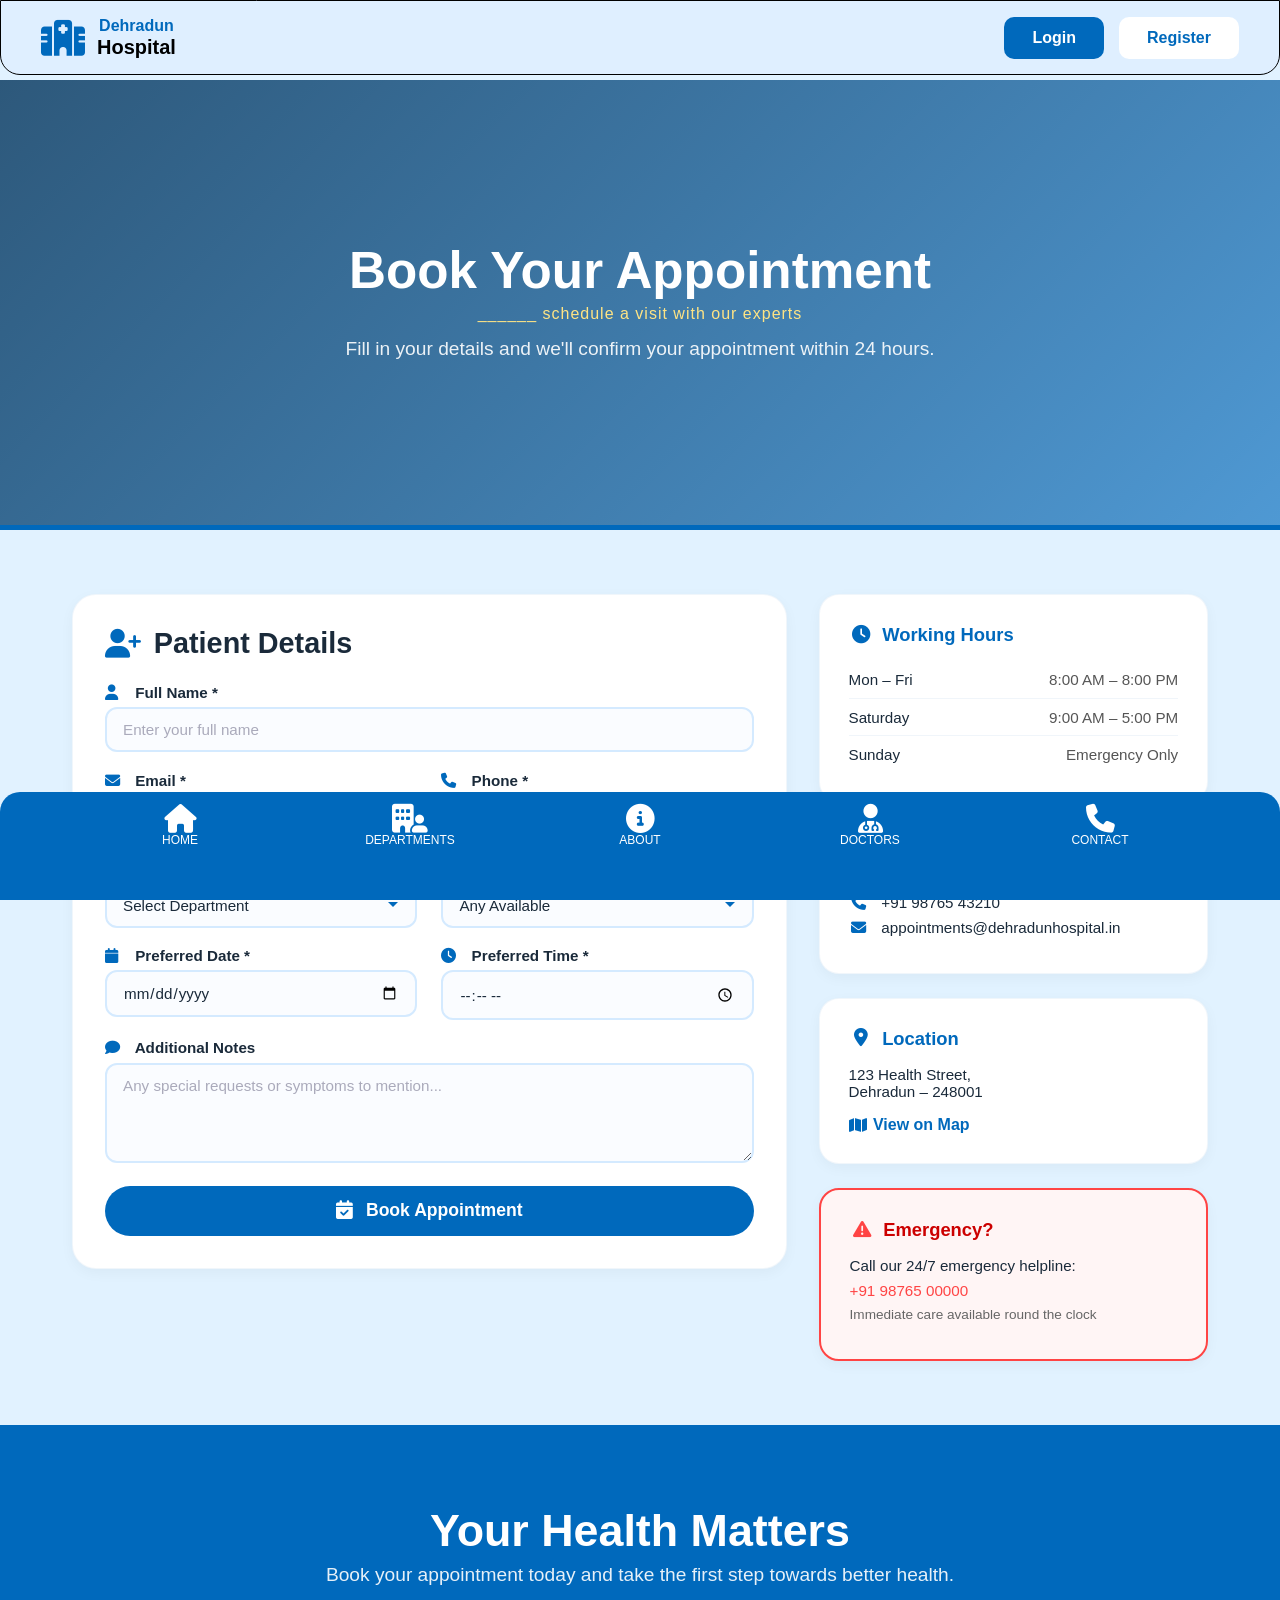
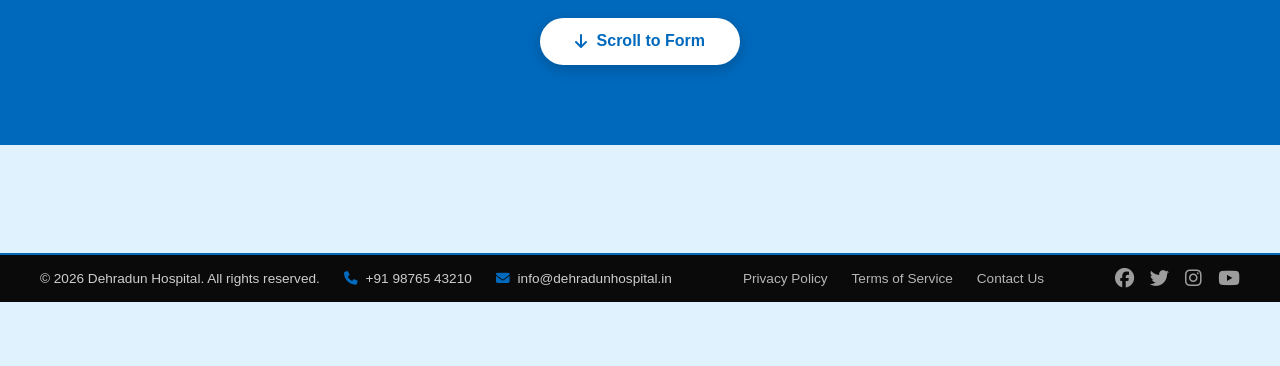
<file: appointment.html>
<!DOCTYPE html>
<html lang="en">
<head>
  <meta charset="UTF-8" />
  <meta name="viewport" content="width=device-width, initial-scale=1.0" />
  <title>Dehradun Hospital – Book Appointment</title>
  <!-- Global Stylesheet -->
  <link rel="stylesheet" href="css/style.css" />
  <!-- Appointment Page Styles -->
  <link rel="stylesheet" href="css/appointment.css" />
  <!-- Font Awesome 6 (free) -->
  <link rel="stylesheet" href="https://cdnjs.cloudflare.com/ajax/libs/font-awesome/6.5.1/css/all.min.css" />
</head>
<body>

  <!-- ==================== FIXED NAVIGATION ==================== -->
  <nav>
    <div class="logo">
      <a href="index.html">
        <i class="fa-solid fa-hospital fa-2x"></i>
        <p>Dehradun<br /><span>Hospital</span></p>
      </a>
    </div>
    <div class="login-button">
      <a href="login.html"><button class="user login">Login</button></a>
      <a href="register.html"><button class="user">Register</button></a>
    </div>
  </nav>

  <!-- ==================== APPOINTMENT HERO ==================== -->
  <section class="appointment-hero">
    <div class="appointment-hero-overlay"></div>
    <div class="appointment-hero-content">
      <h1>Book Your Appointment</h1>
      <p>______ schedule a visit with our experts</p>
      <span>Fill in your details and we'll confirm your appointment within 24 hours.</span>
    </div>
  </section>

  <!-- ==================== APPOINTMENT FORM SECTION ==================== -->
  <section class="appointment-form-section">
    <div class="container appointment-container">

      <!-- Left Column: Form -->
      <div class="form-column">
        <h2><i class="fa-solid fa-user-plus"></i> Patient Details</h2>
        <form class="booking-form" id="appointmentForm">

          <!-- Full Name -->
          <div class="form-group">
            <label for="name"><i class="fa-solid fa-user"></i> Full Name *</label>
            <input type="text" id="name" placeholder="Enter your full name" required />
          </div>

          <!-- Email & Phone (row) -->
          <div class="form-row">
            <div class="form-group">
              <label for="email"><i class="fa-solid fa-envelope"></i> Email *</label>
              <input type="email" id="email" placeholder="your@email.com" required />
            </div>
            <div class="form-group">
              <label for="phone"><i class="fa-solid fa-phone"></i> Phone *</label>
              <input type="tel" id="phone" placeholder="+91 98765 43210" required />
            </div>
          </div>

          <!-- Department & Doctor (row) -->
          <div class="form-row">
            <div class="form-group">
              <label for="department"><i class="fa-solid fa-building-user"></i> Department *</label>
              <select id="department" required>
                <option value="">Select Department</option>
                <option value="cardiology">Cardiology</option>
                <option value="neurology">Neurology</option>
                <option value="orthopedics">Orthopedics</option>
                <option value="ent">ENT</option>
                <option value="dental">Dental</option>
                <option value="general">General Medicine</option>
              </select>
            </div>
            <div class="form-group">
              <label for="doctor"><i class="fa-solid fa-user-doctor"></i> Preferred Doctor</label>
              <select id="doctor">
                <option value="">Any Available</option>
              </select>
            </div>
          </div>

          <!-- Date & Time (row) -->
          <div class="form-row">
            <div class="form-group">
              <label for="date"><i class="fa-solid fa-calendar"></i> Preferred Date *</label>
              <input type="date" id="date" required />
            </div>
            <div class="form-group">
              <label for="time"><i class="fa-solid fa-clock"></i> Preferred Time *</label>
              <input type="time" id="time" required />
            </div>
          </div>

          <!-- Additional Notes -->
          <div class="form-group">
            <label for="message"><i class="fa-solid fa-comment"></i> Additional Notes</label>
            <textarea id="message" rows="4" placeholder="Any special requests or symptoms to mention..."></textarea>
          </div>

          <!-- Submit Button -->
          <button type="submit" class="submit-btn">
            <i class="fa-solid fa-calendar-check"></i> Book Appointment
          </button>
        </form>
      </div>

      <!-- Right Column: Info Sidebar -->
      <div class="info-column">
        <div class="info-card">
          <h3><i class="fa-solid fa-clock"></i> Working Hours</h3>
          <ul>
            <li><span>Mon – Fri</span> <span>8:00 AM – 8:00 PM</span></li>
            <li><span>Saturday</span> <span>9:00 AM – 5:00 PM</span></li>
            <li><span>Sunday</span> <span>Emergency Only</span></li>
          </ul>
        </div>

        <div class="info-card">
          <h3><i class="fa-solid fa-phone"></i> Contact</h3>
          <p><i class="fa-solid fa-phone"></i> +91 98765 43210</p>
          <p><i class="fa-solid fa-envelope"></i> appointments@dehradunhospital.in</p>
        </div>

        <div class="info-card">
          <h3><i class="fa-solid fa-location-dot"></i> Location</h3>
          <p>123 Health Street,<br />Dehradun – 248001</p>
          <a href="#" class="map-link"><i class="fa-solid fa-map"></i> View on Map</a>
        </div>

        <div class="info-card emergency">
          <h3><i class="fa-solid fa-triangle-exclamation" style="color: #ff4444;"></i> Emergency?</h3>
          <p>Call our 24/7 emergency helpline:</p>
          <p class="emergency-number">+91 98765 00000</p>
          <p class="emergency-note">Immediate care available round the clock</p>
        </div>
      </div>

    </div>
  </section>

  <!-- ==================== CTA ==================== -->
  <section class="cta-section">
    <div class="container">
      <h2>Your Health Matters</h2>
      <p>Book your appointment today and take the first step towards better health.</p>
      <a href="#appointmentForm" class="btn-primary">
        <i class="fa-solid fa-arrow-down"></i> Scroll to Form
      </a>
    </div>
  </section>

  <!-- ==================== SPACER FOR FIXED FOOTER ==================== -->
  <div class="space"></div>

  <!-- ==================== FIXED FOOTER ==================== -->
  <footer>
    <a href="index.html" class="fot home">
      <i class="fa-solid fa-house fa-2xl"></i>
      <p>HOME</p>
    </a>
    <a href="departments.html" class="fot department">
      <i class="fa-solid fa-building-user fa-2xl"></i>
      <p>DEPARTMENTS</p>
    </a>
    <a href="about.html" class="fot about">
      <i class="fa-solid fa-circle-info fa-2xl"></i>
      <p>ABOUT</p>
    </a>
    <a href="doctor.html" class="fot doctors">
      <i class="fa-solid fa-user-doctor fa-2xl"></i>
      <p>DOCTORS</p>
    </a>
    <a href="contact.html" class="fot contact">
      <i class="fa-solid fa-phone fa-2xl"></i>
      <p>CONTACT</p>
    </a>
  </footer>

  <!-- ==================== BLACK COPYRIGHT BAR ==================== -->
  <div class="copyright-bar">
    <div class="copyright-content">
      <div class="copyright-text">
        <p>&copy; 2026 Dehradun Hospital. All rights reserved.</p>
        <p class="copyright-phone"><i class="fa-solid fa-phone"></i> +91 98765 43210</p>
        <p class="copyright-email"><i class="fa-solid fa-envelope"></i> info@dehradunhospital.in</p>
      </div>
      <div class="copyright-links">
        <a href="#">Privacy Policy</a>
        <a href="#">Terms of Service</a>
        <a href="contact.html">Contact Us</a>
      </div>
      <div class="copyright-social">
        <a href="#"><i class="fa-brands fa-facebook"></i></a>
        <a href="#"><i class="fa-brands fa-twitter"></i></a>
        <a href="#"><i class="fa-brands fa-instagram"></i></a>
        <a href="#"><i class="fa-brands fa-youtube"></i></a>
      </div>
    </div>
  </div>

  <!-- ==================== SCRIPT (Centralized) ==================== -->
  <script src="JS/script.js"></script>

</body>
</html>
</file>
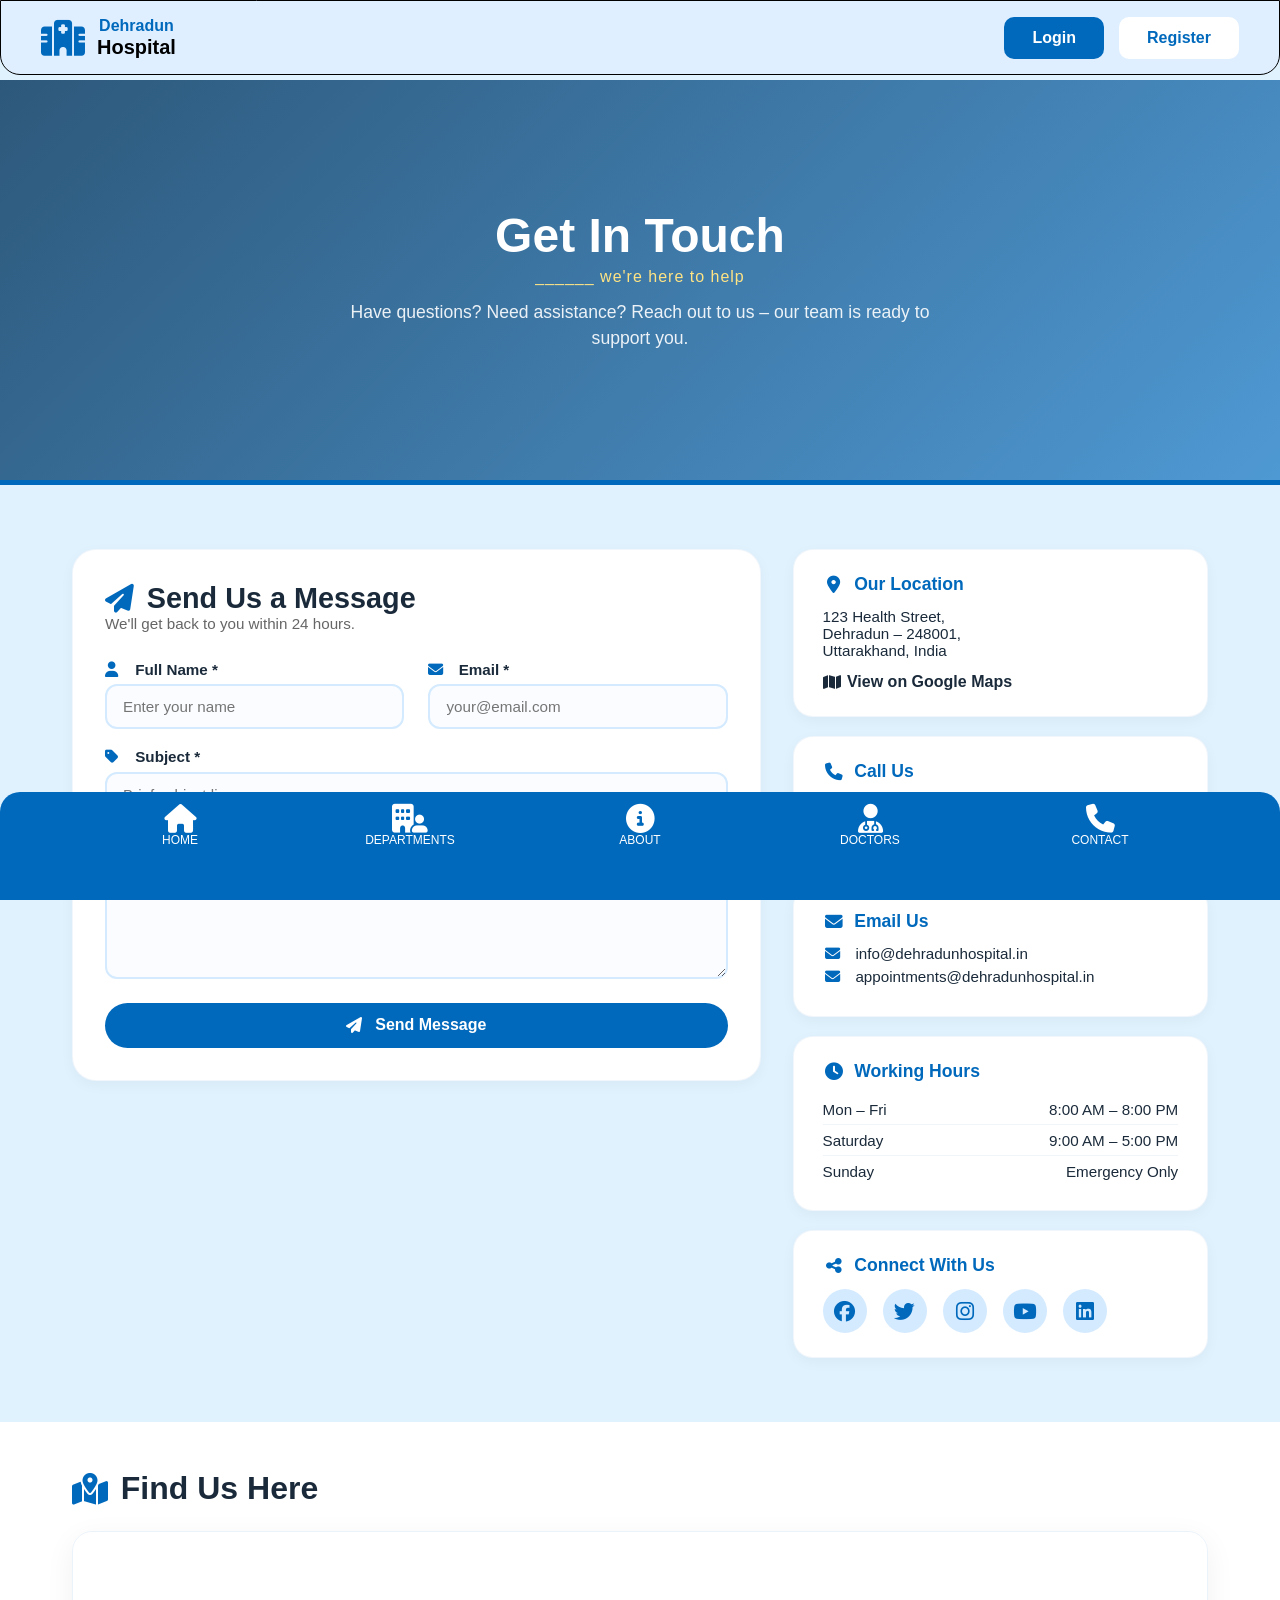
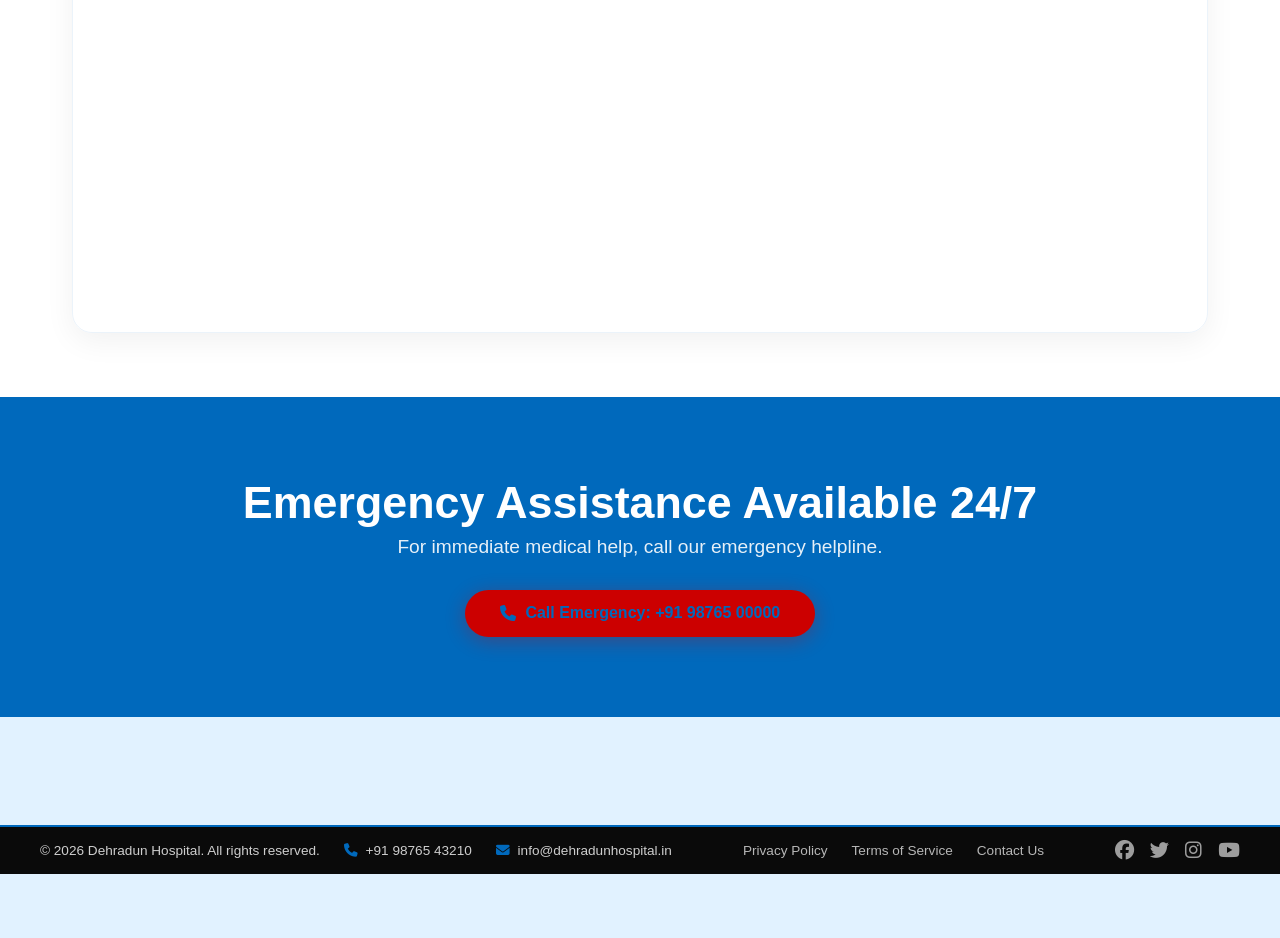
<file: contact.html>
<!DOCTYPE html>
<html lang="en">
<head>
  <meta charset="UTF-8" />
  <meta name="viewport" content="width=device-width, initial-scale=1.0" />
  <title>Dehradun Hospital – Contact Us</title>
  <!-- Global Stylesheet -->
  <link rel="stylesheet" href="css/style.css" />
  <!-- Contact Page Styles -->
  <link rel="stylesheet" href="css/contact.css"/>
  <!-- Font Awesome 6 (free) -->
  <link rel="stylesheet" href="https://cdnjs.cloudflare.com/ajax/libs/font-awesome/6.5.1/css/all.min.css" />
</head>
<body>

  <!-- NAVIGATION -->
  <nav>
    <div class="logo">
      <a href="index.html">
        <i class="fa-solid fa-hospital fa-2x"></i>
        <p>Dehradun<br /><span>Hospital</span></p>
      </a>
    </div>
    <div class="login-button">
      <a href="login.html"><button class="user login">Login</button></a>
      <a href="register.html"><button class="user">Register</button></a>
    </div>
  </nav>

  <!-- ==================== CONTACT HERO ==================== -->
  <section class="contact-hero">
    <div class="contact-hero-overlay"></div>
    <div class="contact-hero-content">
      <h1>Get In Touch</h1>
      <p>______ we're here to help</p>
      <span>Have questions? Need assistance? Reach out to us – our team is ready to support you.</span>
    </div>
  </section>

  <!-- ==================== CONTACT SECTION ==================== -->
  <section class="contact-section">
    <div class="container contact-container">

      <!-- Left Column: Contact Form -->
      <div class="contact-form-column">
        <h2><i class="fa-solid fa-paper-plane"></i> Send Us a Message</h2>
        <p class="form-subtitle">We'll get back to you within 24 hours.</p>

        <form class="contact-form" id="contactForm">
          <div class="form-row">
            <div class="form-group">
              <label for="contactName"><i class="fa-solid fa-user"></i> Full Name *</label>
              <input type="text" id="contactName" placeholder="Enter your name" required />
            </div>
            <div class="form-group">
              <label for="contactEmail"><i class="fa-solid fa-envelope"></i> Email *</label>
              <input type="email" id="contactEmail" placeholder="your@email.com" required />
            </div>
          </div>

          <div class="form-group">
            <label for="contactSubject"><i class="fa-solid fa-tag"></i> Subject *</label>
            <input type="text" id="contactSubject" placeholder="Brief subject line" required />
          </div>

          <div class="form-group">
            <label for="contactMessage"><i class="fa-solid fa-comment"></i> Message *</label>
            <textarea id="contactMessage" rows="5" placeholder="Tell us how we can help..." required></textarea>
          </div>

          <button type="submit" class="submit-btn">
            <i class="fa-solid fa-paper-plane"></i> Send Message
          </button>
        </form>
      </div>

      <!-- Right Column: Contact Details -->
      <div class="contact-details-column">
        <div class="contact-info-card">
          <h3><i class="fa-solid fa-location-dot"></i> Our Location</h3>
          <p>123 Health Street,<br />Dehradun – 248001,<br />Uttarakhand, India</p>
          <a href="#" class="map-link" target="_blank">
            <i class="fa-solid fa-map"></i> View on Google Maps
          </a>
        </div>

        <div class="contact-info-card">
          <h3><i class="fa-solid fa-phone"></i> Call Us</h3>
          <p><i class="fa-solid fa-phone"></i> <a href="tel:+919876543210">+91 98765 43210</a></p>
          <p><i class="fa-solid fa-phone"></i> <a href="tel:+919876500000">+91 98765 00000</a> <span class="emergency-tag">Emergency</span></p>
        </div>

        <div class="contact-info-card">
          <h3><i class="fa-solid fa-envelope"></i> Email Us</h3>
          <p><i class="fa-solid fa-envelope"></i> <a href="mailto:info@dehradunhospital.in">info@dehradunhospital.in</a></p>
          <p><i class="fa-solid fa-envelope"></i> <a href="mailto:appointments@dehradunhospital.in">appointments@dehradunhospital.in</a></p>
        </div>

        <div class="contact-info-card">
          <h3><i class="fa-solid fa-clock"></i> Working Hours</h3>
          <ul>
            <li><span>Mon – Fri</span> <span>8:00 AM – 8:00 PM</span></li>
            <li><span>Saturday</span> <span>9:00 AM – 5:00 PM</span></li>
            <li><span>Sunday</span> <span>Emergency Only</span></li>
          </ul>
        </div>

        <div class="contact-info-card social-card">
          <h3><i class="fa-solid fa-share-nodes"></i> Connect With Us</h3>
          <div class="social-icons">
            <a href="#" aria-label="Facebook"><i class="fa-brands fa-facebook"></i></a>
            <a href="#" aria-label="Twitter"><i class="fa-brands fa-twitter"></i></a>
            <a href="#" aria-label="Instagram"><i class="fa-brands fa-instagram"></i></a>
            <a href="#" aria-label="YouTube"><i class="fa-brands fa-youtube"></i></a>
            <a href="#" aria-label="LinkedIn"><i class="fa-brands fa-linkedin"></i></a>
          </div>
        </div>
      </div>

    </div>
  </section>

  <!-- ==================== MAP SECTION ==================== -->
  <section class="map-section">
    <div class="container map-container">
      <h2><i class="fa-solid fa-map-location-dot"></i> Find Us Here</h2>
      <div class="map-wrapper">
        <iframe
          src="https://www.google.com/maps/embed?pb=!1m18!1m12!1m3!1d3445.123456789!2d78.0324!3d30.3165!2m3!1f0!2f0!3f0!3m2!1i1024!2i768!4f13.1!3m3!1m2!1s0x390929fc8b7c0d7f%3A0x7f8b0b5e5c8d5f1a!2sDehradun%2C%20Uttarakhand!5e0!3m2!1sen!2sin!4v1700000000000!5m2!1sen!2sin"
          width="100%"
          height="400"
          style="border:0;"
          allowfullscreen=""
          loading="lazy"
          referrerpolicy="no-referrer-when-downgrade"
          title="Dehradun Hospital Location"
        ></iframe>
      </div>
    </div>
  </section>

  <!-- ==================== CTA ==================== -->
  <section class="cta-section">
    <div class="container">
      <h2>Emergency Assistance Available 24/7</h2>
      <p>For immediate medical help, call our emergency helpline.</p>
      <a href="tel:+919876500000" class="btn-primary emergency-cta">
        <i class="fa-solid fa-phone"></i> Call Emergency: +91 98765 00000
      </a>
    </div>
  </section>

  <!-- ==================== SPACER FOR FIXED FOOTER ==================== -->
  <div class="space"></div>

  <!-- ==================== FIXED FOOTER ==================== -->
  <footer>
    <a href="index.html" class="fot home">
      <i class="fa-solid fa-house fa-2xl"></i>
      <p>HOME</p>
    </a>
    <a href="departments.html" class="fot department">
      <i class="fa-solid fa-building-user fa-2xl"></i>
      <p>DEPARTMENTS</p>
    </a>
    <a href="about.html" class="fot about">
      <i class="fa-solid fa-circle-info fa-2xl"></i>
      <p>ABOUT</p>
    </a>
    <a href="doctor.html" class="fot doctors">
      <i class="fa-solid fa-user-doctor fa-2xl"></i>
      <p>DOCTORS</p>
    </a>
    <a href="contact.html" class="fot contact">
      <i class="fa-solid fa-phone fa-2xl"></i>
      <p>CONTACT</p>
    </a>
  </footer>

  <!-- ==================== BLACK COPYRIGHT BAR ==================== -->
  <div class="copyright-bar">
    <div class="copyright-content">
      <div class="copyright-text">
        <p>&copy; 2026 Dehradun Hospital. All rights reserved.</p>
        <p class="copyright-phone"><i class="fa-solid fa-phone"></i> +91 98765 43210</p>
        <p class="copyright-email"><i class="fa-solid fa-envelope"></i> info@dehradunhospital.in</p>
      </div>
      <div class="copyright-links">
        <a href="#">Privacy Policy</a>
        <a href="#">Terms of Service</a>
        <a href="contact.html">Contact Us</a>
      </div>
      <div class="copyright-social">
        <a href="#"><i class="fa-brands fa-facebook"></i></a>
        <a href="#"><i class="fa-brands fa-twitter"></i></a>
        <a href="#"><i class="fa-brands fa-instagram"></i></a>
        <a href="#"><i class="fa-brands fa-youtube"></i></a>
      </div>
    </div>
  </div>

  <script>
    document.getElementById('contactForm').addEventListener('submit', function(e) {
      e.preventDefault();
      alert('Thank you for your message! We will get back to you within 24 hours.');
      this.reset();
    });
  </script>
<script src="JS/script.js"></script>
</body>
</html>
</file>
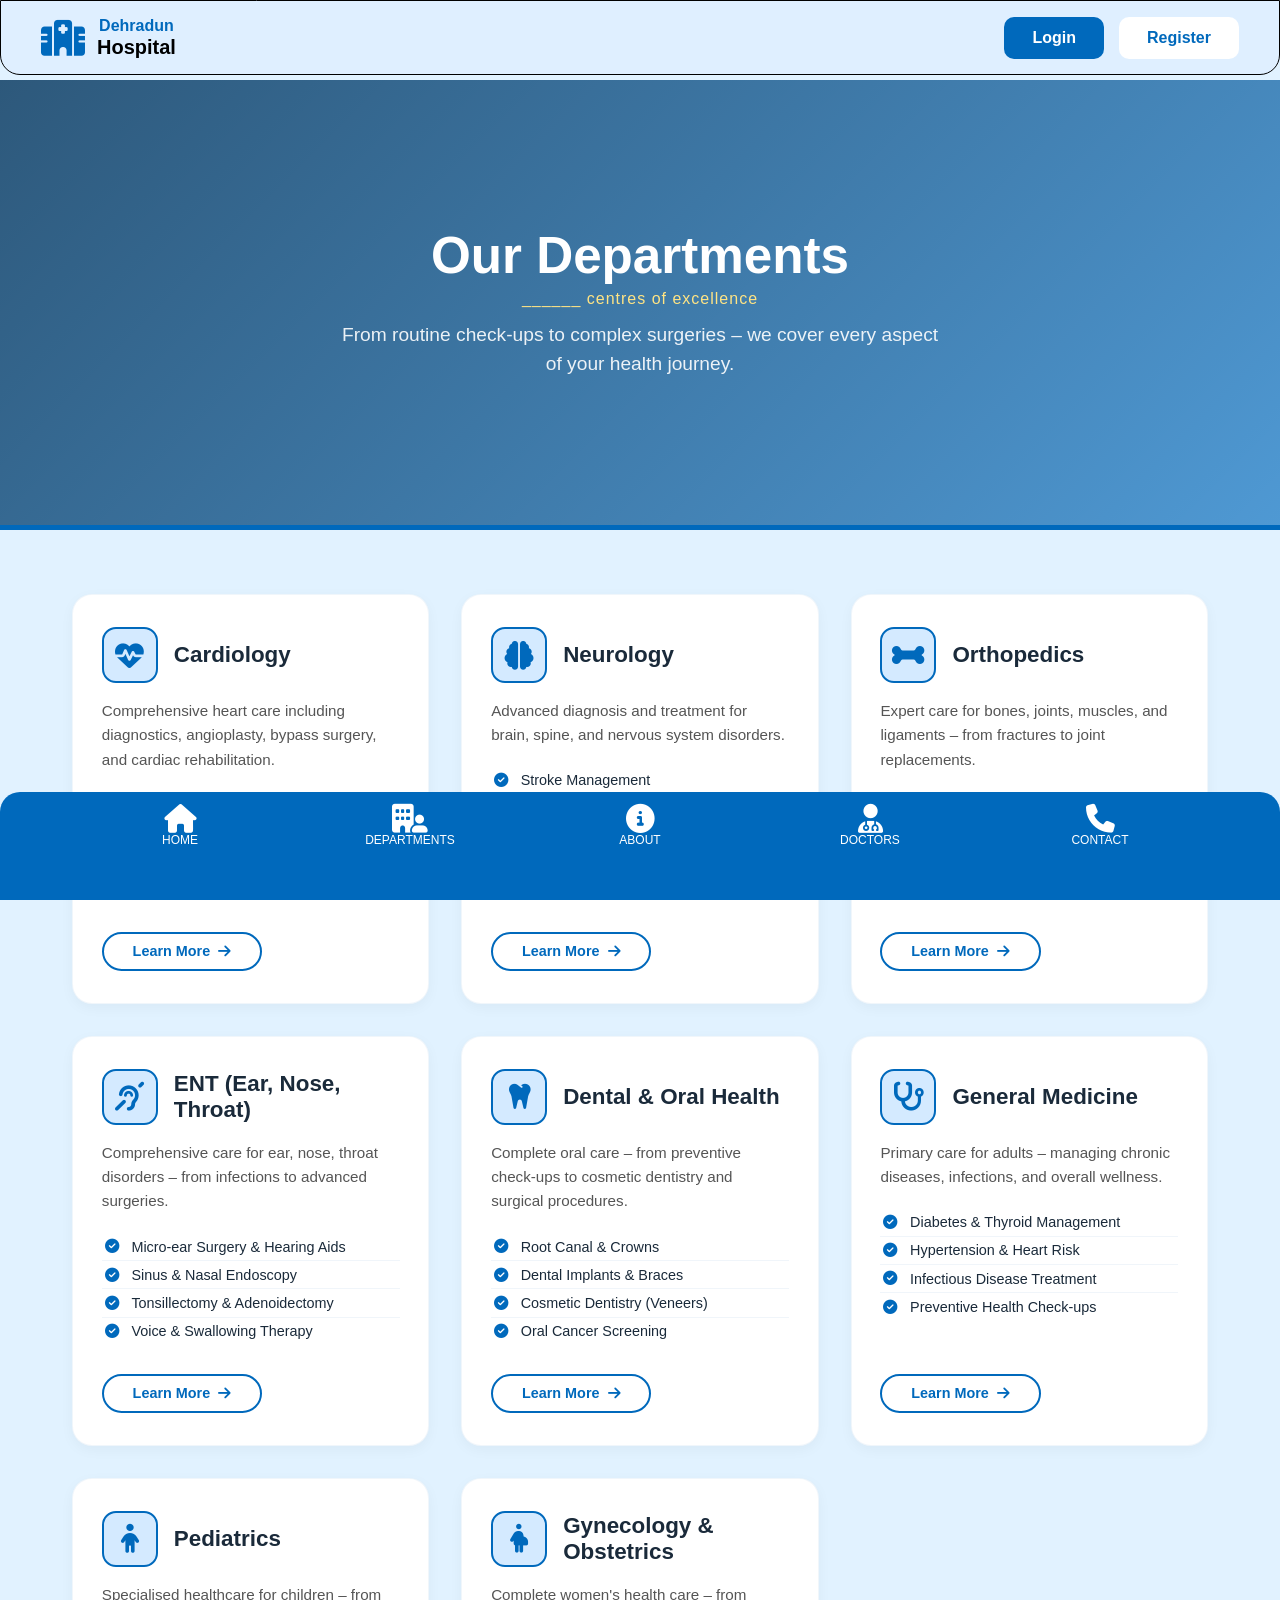
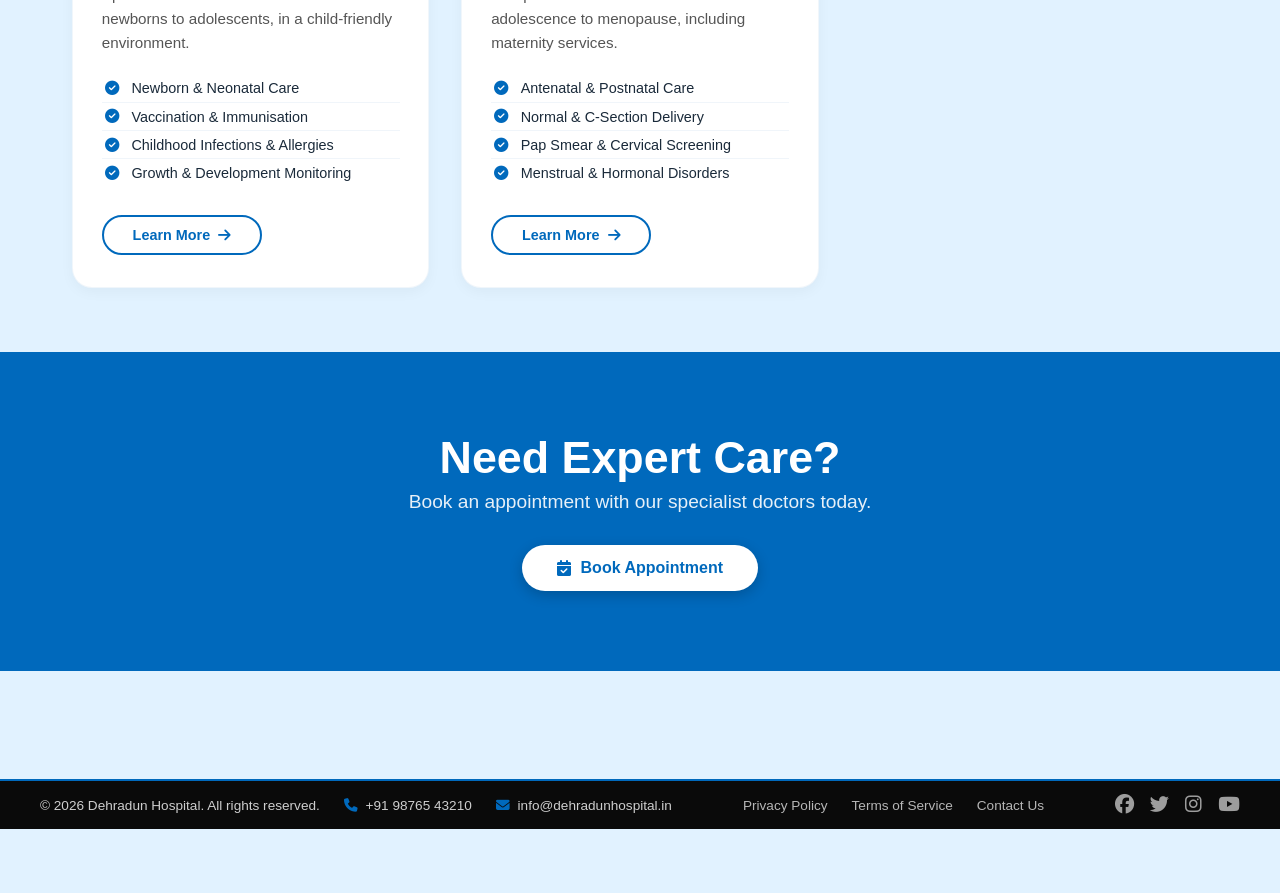
<file: departments.html>
<!DOCTYPE html>
<html lang="en">
<head>
  <meta charset="UTF-8" />
  <meta name="viewport" content="width=device-width, initial-scale=1.0" />
  <title>Dehradun Hospital – Our Departments</title>
  <!-- Global Stylesheet -->
  <link rel="stylesheet" href="css/style.css" />
  <!-- Departments Page Styles -->
  <link rel="stylesheet" href="css/departments.css" />
  <!-- Font Awesome 6 (free) -->
  <link rel="stylesheet" href="https://cdnjs.cloudflare.com/ajax/libs/font-awesome/6.5.1/css/all.min.css" />
</head>
<body>

  <!-- ==================== FIXED NAVIGATION ==================== -->
  <nav>
    <div class="logo">
      <a href="index.html">
        <i class="fa-solid fa-hospital fa-2x"></i>
        <p>Dehradun<br /><span>Hospital</span></p>
      </a>
    </div>
    <div class="login-button">
      <a href="login.html"><button class="user login">Login</button></a>
      <a href="register.html"><button class="user">Register</button></a>
    </div>
  </nav>

  <!-- ==================== DEPARTMENTS HERO ==================== -->
  <section class="dept-hero">
    <div class="dept-hero-overlay"></div>
    <div class="dept-hero-content">
      <h1>Our Departments</h1>
      <p>______ centres of excellence</p>
      <span>From routine check-ups to complex surgeries – we cover every aspect of your health journey.</span>
    </div>
  </section>

  <!-- ==================== DEPARTMENT GRID ==================== -->
  <section class="dept-grid-section">
    <div class="container">

      <!-- Department 1: Cardiology -->
      <div class="dept-card">
        <div class="dept-card-header">
          <div class="dept-icon">
            <i class="fa-solid fa-heart-pulse"></i>
          </div>
          <h3>Cardiology</h3>
        </div>
        <p class="dept-desc">
          Comprehensive heart care including diagnostics, angioplasty, bypass surgery, and cardiac rehabilitation.
        </p>
        <ul class="dept-services">
          <li><i class="fa-solid fa-check-circle"></i> Angiography & Stenting</li>
          <li><i class="fa-solid fa-check-circle"></i> Heart Bypass Surgery</li>
          <li><i class="fa-solid fa-check-circle"></i> ECG & Holter Monitoring</li>
          <li><i class="fa-solid fa-check-circle"></i> Cardiac Rehabilitation</li>
        </ul>
        <a href="#" class="dept-learn-btn">Learn More <i class="fa-solid fa-arrow-right"></i></a>
      </div>

      <!-- Department 2: Neurology -->
      <div class="dept-card">
        <div class="dept-card-header">
          <div class="dept-icon">
            <i class="fa-solid fa-brain"></i>
          </div>
          <h3>Neurology</h3>
        </div>
        <p class="dept-desc">
          Advanced diagnosis and treatment for brain, spine, and nervous system disorders.
        </p>
        <ul class="dept-services">
          <li><i class="fa-solid fa-check-circle"></i> Stroke Management</li>
          <li><i class="fa-solid fa-check-circle"></i> Epilepsy Treatment</li>
          <li><i class="fa-solid fa-check-circle"></i> Migraine & Headache Clinics</li>
          <li><i class="fa-solid fa-check-circle"></i> Neuro Rehabilitation</li>
        </ul>
        <a href="#" class="dept-learn-btn">Learn More <i class="fa-solid fa-arrow-right"></i></a>
      </div>

      <!-- Department 3: Orthopedics -->
      <div class="dept-card">
        <div class="dept-card-header">
          <div class="dept-icon">
            <i class="fa-solid fa-bone"></i>
          </div>
          <h3>Orthopedics</h3>
        </div>
        <p class="dept-desc">
          Expert care for bones, joints, muscles, and ligaments – from fractures to joint replacements.
        </p>
        <ul class="dept-services">
          <li><i class="fa-solid fa-check-circle"></i> Joint Replacement (Knee/Hip)</li>
          <li><i class="fa-solid fa-check-circle"></i> Arthroscopy & Sports Injury</li>
          <li><i class="fa-solid fa-check-circle"></i> Fracture Fixation</li>
          <li><i class="fa-solid fa-check-circle"></i> Spine Surgery</li>
        </ul>
        <a href="#" class="dept-learn-btn">Learn More <i class="fa-solid fa-arrow-right"></i></a>
      </div>

      <!-- Department 4: ENT -->
      <div class="dept-card">
        <div class="dept-card-header">
          <div class="dept-icon">
            <i class="fa-solid fa-ear-deaf"></i>
          </div>
          <h3>ENT (Ear, Nose, Throat)</h3>
        </div>
        <p class="dept-desc">
          Comprehensive care for ear, nose, throat disorders – from infections to advanced surgeries.
        </p>
        <ul class="dept-services">
          <li><i class="fa-solid fa-check-circle"></i> Micro-ear Surgery & Hearing Aids</li>
          <li><i class="fa-solid fa-check-circle"></i> Sinus & Nasal Endoscopy</li>
          <li><i class="fa-solid fa-check-circle"></i> Tonsillectomy & Adenoidectomy</li>
          <li><i class="fa-solid fa-check-circle"></i> Voice & Swallowing Therapy</li>
        </ul>
        <a href="#" class="dept-learn-btn">Learn More <i class="fa-solid fa-arrow-right"></i></a>
      </div>

      <!-- Department 5: Dental -->
      <div class="dept-card">
        <div class="dept-card-header">
          <div class="dept-icon">
            <i class="fa-solid fa-tooth"></i>
          </div>
          <h3>Dental & Oral Health</h3>
        </div>
        <p class="dept-desc">
          Complete oral care – from preventive check-ups to cosmetic dentistry and surgical procedures.
        </p>
        <ul class="dept-services">
          <li><i class="fa-solid fa-check-circle"></i> Root Canal & Crowns</li>
          <li><i class="fa-solid fa-check-circle"></i> Dental Implants & Braces</li>
          <li><i class="fa-solid fa-check-circle"></i> Cosmetic Dentistry (Veneers)</li>
          <li><i class="fa-solid fa-check-circle"></i> Oral Cancer Screening</li>
        </ul>
        <a href="#" class="dept-learn-btn">Learn More <i class="fa-solid fa-arrow-right"></i></a>
      </div>

      <!-- Department 6: General Medicine -->
      <div class="dept-card">
        <div class="dept-card-header">
          <div class="dept-icon">
            <i class="fa-solid fa-stethoscope"></i>
          </div>
          <h3>General Medicine</h3>
        </div>
        <p class="dept-desc">
          Primary care for adults – managing chronic diseases, infections, and overall wellness.
        </p>
        <ul class="dept-services">
          <li><i class="fa-solid fa-check-circle"></i> Diabetes & Thyroid Management</li>
          <li><i class="fa-solid fa-check-circle"></i> Hypertension & Heart Risk</li>
          <li><i class="fa-solid fa-check-circle"></i> Infectious Disease Treatment</li>
          <li><i class="fa-solid fa-check-circle"></i> Preventive Health Check-ups</li>
        </ul>
        <a href="#" class="dept-learn-btn">Learn More <i class="fa-solid fa-arrow-right"></i></a>
      </div>

      <!-- Department 7: Pediatrics -->
      <div class="dept-card">
        <div class="dept-card-header">
          <div class="dept-icon">
            <i class="fa-solid fa-child"></i>
          </div>
          <h3>Pediatrics</h3>
        </div>
        <p class="dept-desc">
          Specialised healthcare for children – from newborns to adolescents, in a child-friendly environment.
        </p>
        <ul class="dept-services">
          <li><i class="fa-solid fa-check-circle"></i> Newborn & Neonatal Care</li>
          <li><i class="fa-solid fa-check-circle"></i> Vaccination & Immunisation</li>
          <li><i class="fa-solid fa-check-circle"></i> Childhood Infections & Allergies</li>
          <li><i class="fa-solid fa-check-circle"></i> Growth & Development Monitoring</li>
        </ul>
        <a href="#" class="dept-learn-btn">Learn More <i class="fa-solid fa-arrow-right"></i></a>
      </div>

      <!-- Department 8: Gynecology -->
      <div class="dept-card">
        <div class="dept-card-header">
          <div class="dept-icon">
            <i class="fa-solid fa-person-pregnant"></i>
          </div>
          <h3>Gynecology & Obstetrics</h3>
        </div>
        <p class="dept-desc">
          Complete women's health care – from adolescence to menopause, including maternity services.
        </p>
        <ul class="dept-services">
          <li><i class="fa-solid fa-check-circle"></i> Antenatal & Postnatal Care</li>
          <li><i class="fa-solid fa-check-circle"></i> Normal & C-Section Delivery</li>
          <li><i class="fa-solid fa-check-circle"></i> Pap Smear & Cervical Screening</li>
          <li><i class="fa-solid fa-check-circle"></i> Menstrual & Hormonal Disorders</li>
        </ul>
        <a href="#" class="dept-learn-btn">Learn More <i class="fa-solid fa-arrow-right"></i></a>
      </div>

    </div>
  </section>

  <!-- ==================== CTA ==================== -->
  <section class="cta-section">
    <div class="container">
      <h2>Need Expert Care?</h2>
      <p>Book an appointment with our specialist doctors today.</p>
      <a href="appointment.html" class="btn-primary">
        <i class="fa-solid fa-calendar-check"></i> Book Appointment
      </a>
    </div>
  </section>

  <!-- ==================== SPACER FOR FIXED FOOTER ==================== -->
  <div class="space"></div>

  <!-- ==================== FIXED FOOTER ==================== -->
  <footer>
    <a href="index.html" class="fot home">
      <i class="fa-solid fa-house fa-2xl"></i>
      <p>HOME</p>
    </a>
    <a href="departments.html" class="fot department">
      <i class="fa-solid fa-building-user fa-2xl"></i>
      <p>DEPARTMENTS</p>
    </a>
    <a href="about.html" class="fot about">
      <i class="fa-solid fa-circle-info fa-2xl"></i>
      <p>ABOUT</p>
    </a>
    <a href="doctor.html" class="fot doctors">
      <i class="fa-solid fa-user-doctor fa-2xl"></i>
      <p>DOCTORS</p>
    </a>
    <a href="contact.html" class="fot contact">
      <i class="fa-solid fa-phone fa-2xl"></i>
      <p>CONTACT</p>
    </a>
  </footer>

  <!-- ==================== BLACK COPYRIGHT BAR ==================== -->
  <div class="copyright-bar">
    <div class="copyright-content">
      <div class="copyright-text">
        <p>&copy; 2026 Dehradun Hospital. All rights reserved.</p>
        <p class="copyright-phone"><i class="fa-solid fa-phone"></i> +91 98765 43210</p>
        <p class="copyright-email"><i class="fa-solid fa-envelope"></i> info@dehradunhospital.in</p>
      </div>
      <div class="copyright-links">
        <a href="#">Privacy Policy</a>
        <a href="#">Terms of Service</a>
        <a href="contact.html">Contact Us</a>
      </div>
      <div class="copyright-social">
        <a href="#"><i class="fa-brands fa-facebook"></i></a>
        <a href="#"><i class="fa-brands fa-twitter"></i></a>
        <a href="#"><i class="fa-brands fa-instagram"></i></a>
        <a href="#"><i class="fa-brands fa-youtube"></i></a>
      </div>
    </div>
  </div>
<script src="JS/script.js"></script>
</body>
</html>
</file>
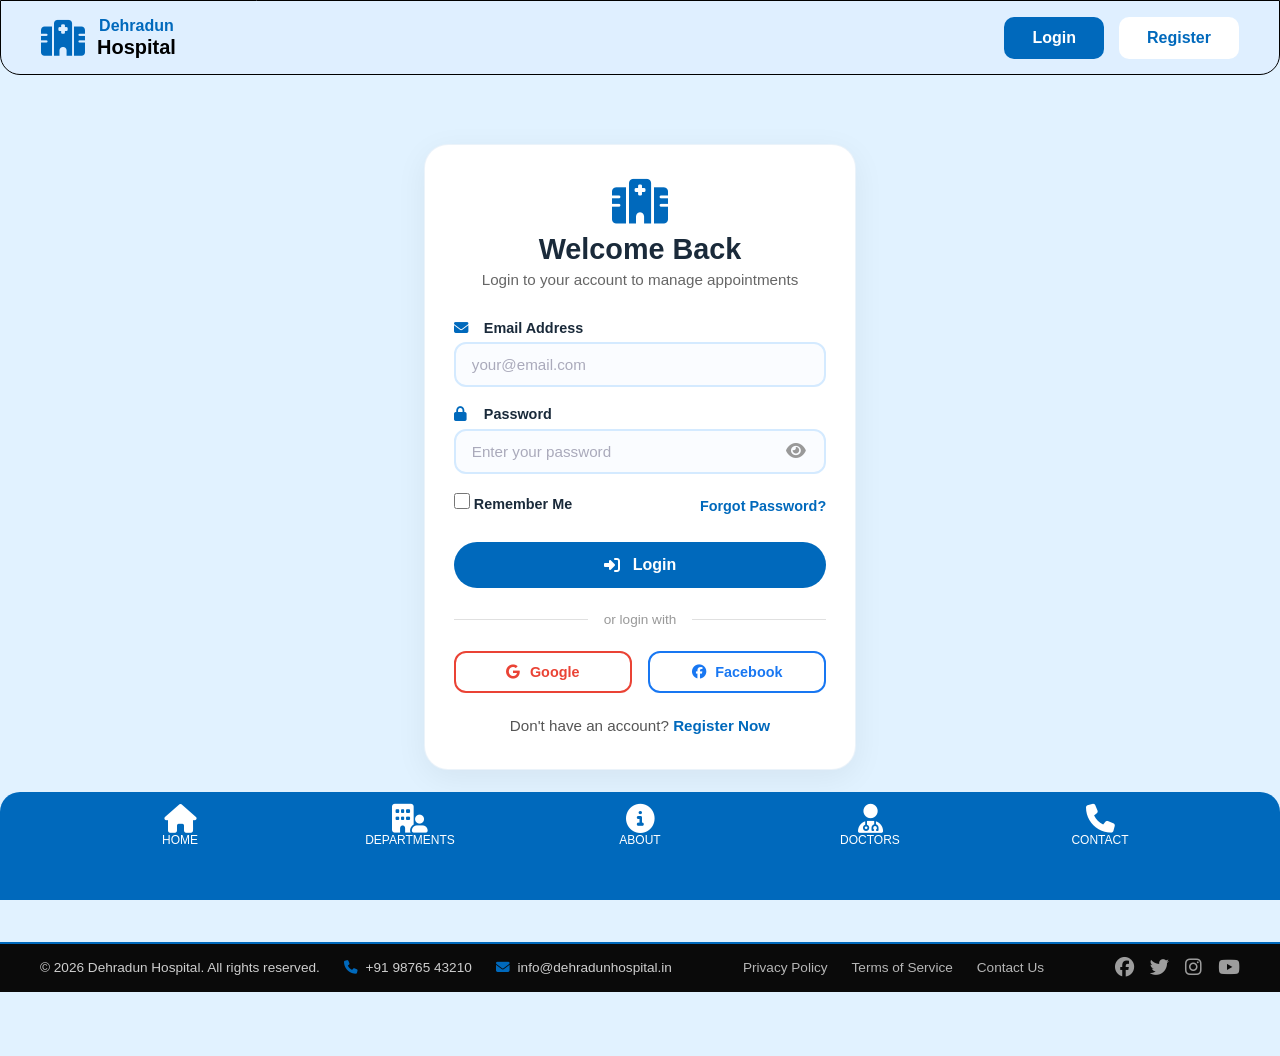
<file: login.html>
<!DOCTYPE html>
<html lang="en">
<head>
  <meta charset="UTF-8" />
  <meta name="viewport" content="width=device-width, initial-scale=1.0" />
  <title>Dehradun Hospital – Login</title>
  <!-- Global Stylesheet -->
  <link rel="stylesheet" href="css/style.css" />
  <!-- Auth Page Styles -->
  <link rel="stylesheet" href="css/auth.css" />
  <!-- Font Awesome 6 (free) -->
  <link rel="stylesheet" href="https://cdnjs.cloudflare.com/ajax/libs/font-awesome/6.5.1/css/all.min.css" />
</head>
<body>

  <!-- ==================== FIXED NAVIGATION ==================== -->
  <nav>
    <div class="logo">
      <a href="index.html">
        <i class="fa-solid fa-hospital fa-2x"></i>
        <p>Dehradun<br /><span>Hospital</span></p>
      </a>
    </div>
    <div class="login-button">
      <a href="login.html"><button class="user login">Login</button></a>
      <a href="register.html"><button class="user">Register</button></a>
    </div>
  </nav>

  <!-- ==================== LOGIN SECTION ==================== -->
  <section class="auth-section">
    <div class="container auth-container">
      <div class="auth-card">
        <div class="auth-header">
          <i class="fa-solid fa-hospital"></i>
          <h2>Welcome Back</h2>
          <p>Login to your account to manage appointments</p>
        </div>

        <form class="auth-form" id="loginForm">
          <!-- Email -->
          <div class="form-group">
            <label for="loginEmail"><i class="fa-solid fa-envelope"></i> Email Address</label>
            <input type="email" id="loginEmail" placeholder="your@email.com" required />
          </div>

          <!-- Password -->
          <div class="form-group">
            <label for="loginPassword"><i class="fa-solid fa-lock"></i> Password</label>
            <div class="password-wrapper">
              <input type="password" id="loginPassword" placeholder="Enter your password" required />
              <button type="button" class="toggle-password" data-target="loginPassword">
                <i class="fa-solid fa-eye"></i>
              </button>
            </div>
          </div>

          <!-- Remember & Forgot -->
          <div class="auth-options">
            <label class="remember-me">
              <input type="checkbox" /> Remember Me
            </label>
            <a href="#" class="forgot-link">Forgot Password?</a>
          </div>

          <!-- Submit -->
          <button type="submit" class="auth-btn">
            <i class="fa-solid fa-right-to-bracket"></i> Login
          </button>
        </form>

        <div class="auth-divider">
          <span>or login with</span>
        </div>

        <div class="social-login">
          <button class="social-btn google"><i class="fa-brands fa-google"></i> Google</button>
          <button class="social-btn facebook"><i class="fa-brands fa-facebook"></i> Facebook</button>
        </div>

        <div class="auth-footer">
          <p>Don't have an account? <a href="register.html">Register Now</a></p>
        </div>
      </div>
    </div>
  </section>

  <!-- ==================== SPACER FOR FIXED FOOTER ==================== -->
  <div class="space"></div>

  <!-- ==================== FIXED FOOTER ==================== -->
  <footer>
    <a href="index.html" class="fot home">
      <i class="fa-solid fa-house fa-2xl"></i>
      <p>HOME</p>
    </a>
    <a href="departments.html" class="fot department">
      <i class="fa-solid fa-building-user fa-2xl"></i>
      <p>DEPARTMENTS</p>
    </a>
    <a href="about.html" class="fot about">
      <i class="fa-solid fa-circle-info fa-2xl"></i>
      <p>ABOUT</p>
    </a>
    <a href="doctor.html" class="fot doctors">
      <i class="fa-solid fa-user-doctor fa-2xl"></i>
      <p>DOCTORS</p>
    </a>
    <a href="contact.html" class="fot contact">
      <i class="fa-solid fa-phone fa-2xl"></i>
      <p>CONTACT</p>
    </a>
  </footer>

  <!-- ==================== BLACK COPYRIGHT BAR ==================== -->
  <div class="copyright-bar">
    <div class="copyright-content">
      <div class="copyright-text">
        <p>&copy; 2026 Dehradun Hospital. All rights reserved.</p>
        <p class="copyright-phone"><i class="fa-solid fa-phone"></i> +91 98765 43210</p>
        <p class="copyright-email"><i class="fa-solid fa-envelope"></i> info@dehradunhospital.in</p>
      </div>
      <div class="copyright-links">
        <a href="#">Privacy Policy</a>
        <a href="#">Terms of Service</a>
        <a href="contact.html">Contact Us</a>
      </div>
      <div class="copyright-social">
        <a href="#"><i class="fa-brands fa-facebook"></i></a>
        <a href="#"><i class="fa-brands fa-twitter"></i></a>
        <a href="#"><i class="fa-brands fa-instagram"></i></a>
        <a href="#"><i class="fa-brands fa-youtube"></i></a>
      </div>
    </div>
  </div>

  <!-- ==================== SCRIPT (Centralized) ==================== -->
  <script src="JS/script.js"></script>

</body>
</html>
</file>
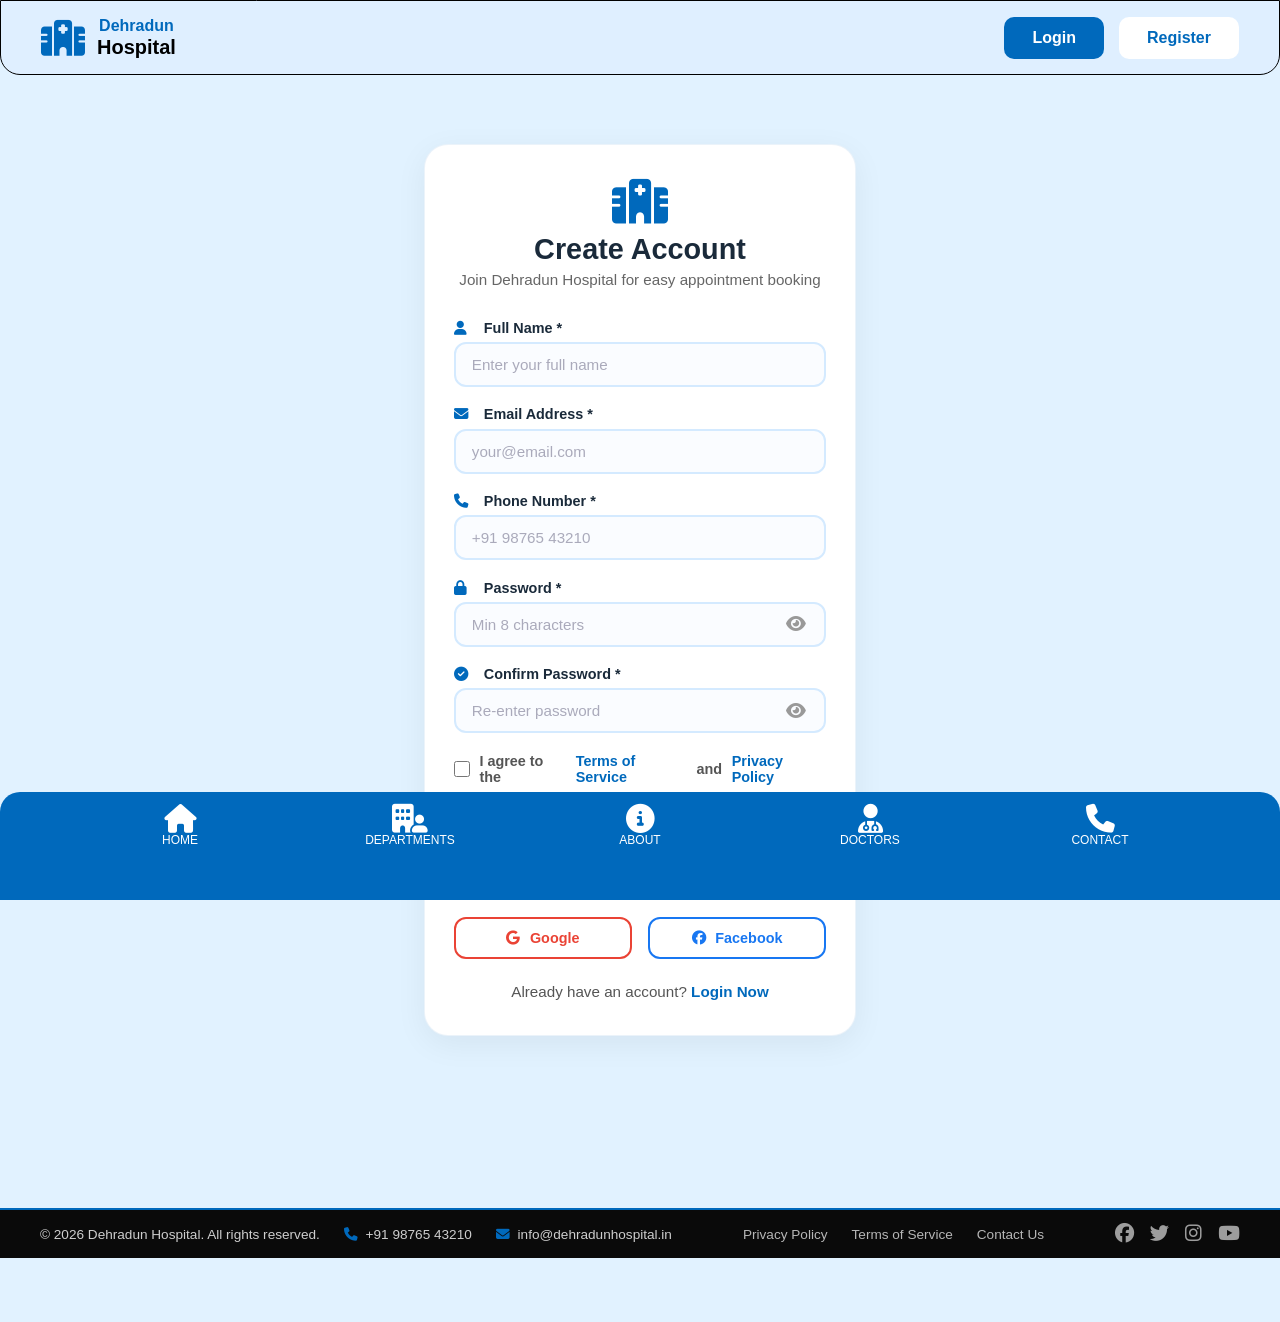
<file: register.html>
<!DOCTYPE html>
<html lang="en">
<head>
  <meta charset="UTF-8" />
  <meta name="viewport" content="width=device-width, initial-scale=1.0" />
  <title>Dehradun Hospital – Register</title>
  <!-- Global Stylesheet -->
  <link rel="stylesheet" href="css/style.css" />
  <!-- Auth Page Styles -->
  <link rel="stylesheet" href="css/auth.css" />
  <!-- Font Awesome 6 (free) -->
  <link rel="stylesheet" href="https://cdnjs.cloudflare.com/ajax/libs/font-awesome/6.5.1/css/all.min.css" />
</head>
<body>

  <!-- ==================== FIXED NAVIGATION ==================== -->
  <nav>
    <div class="logo">
      <a href="index.html">
        <i class="fa-solid fa-hospital fa-2x"></i>
        <p>Dehradun<br /><span>Hospital</span></p>
      </a>
    </div>
    <div class="login-button">
      <a href="login.html"><button class="user login">Login</button></a>
      <a href="register.html"><button class="user">Register</button></a>
    </div>
  </nav>

  <!-- ==================== REGISTER SECTION ==================== -->
  <section class="auth-section">
    <div class="container auth-container">
      <div class="auth-card">
        <div class="auth-header">
          <i class="fa-solid fa-hospital"></i>
          <h2>Create Account</h2>
          <p>Join Dehradun Hospital for easy appointment booking</p>
        </div>

        <form class="auth-form" id="registerForm">
          <!-- Full Name -->
          <div class="form-group">
            <label for="registerName"><i class="fa-solid fa-user"></i> Full Name *</label>
            <input type="text" id="registerName" placeholder="Enter your full name" required />
          </div>

          <!-- Email -->
          <div class="form-group">
            <label for="registerEmail"><i class="fa-solid fa-envelope"></i> Email Address *</label>
            <input type="email" id="registerEmail" placeholder="your@email.com" required />
          </div>

          <!-- Phone -->
          <div class="form-group">
            <label for="registerPhone"><i class="fa-solid fa-phone"></i> Phone Number *</label>
            <input type="tel" id="registerPhone" placeholder="+91 98765 43210" required />
          </div>

          <!-- Password -->
          <div class="form-group">
            <label for="registerPassword"><i class="fa-solid fa-lock"></i> Password *</label>
            <div class="password-wrapper">
              <input type="password" id="registerPassword" placeholder="Min 8 characters" required />
              <button type="button" class="toggle-password" data-target="registerPassword">
                <i class="fa-solid fa-eye"></i>
              </button>
            </div>
          </div>

          <!-- Confirm Password -->
          <div class="form-group">
            <label for="registerConfirmPassword"><i class="fa-solid fa-check-circle"></i> Confirm Password *</label>
            <div class="password-wrapper">
              <input type="password" id="registerConfirmPassword" placeholder="Re-enter password" required />
              <button type="button" class="toggle-password" data-target="registerConfirmPassword">
                <i class="fa-solid fa-eye"></i>
              </button>
            </div>
          </div>

          <!-- Terms -->
          <div class="terms-check">
            <label>
              <input type="checkbox" required /> I agree to the <a href="#">Terms of Service</a> and <a href="#">Privacy Policy</a>
            </label>
          </div>

          <!-- Submit -->
          <button type="submit" class="auth-btn">
            <i class="fa-solid fa-user-plus"></i> Create Account
          </button>
        </form>

        <div class="auth-divider">
          <span>or register with</span>
        </div>

        <div class="social-login">
          <button class="social-btn google"><i class="fa-brands fa-google"></i> Google</button>
          <button class="social-btn facebook"><i class="fa-brands fa-facebook"></i> Facebook</button>
        </div>

        <div class="auth-footer">
          <p>Already have an account? <a href="login.html">Login Now</a></p>
        </div>
      </div>
    </div>
  </section>

  <!-- ==================== SPACER FOR FIXED FOOTER ==================== -->
  <div class="space"></div>

  <!-- ==================== FIXED FOOTER ==================== -->
  <footer>
    <a href="index.html" class="fot home">
      <i class="fa-solid fa-house fa-2xl"></i>
      <p>HOME</p>
    </a>
    <a href="departments.html" class="fot department">
      <i class="fa-solid fa-building-user fa-2xl"></i>
      <p>DEPARTMENTS</p>
    </a>
    <a href="about.html" class="fot about">
      <i class="fa-solid fa-circle-info fa-2xl"></i>
      <p>ABOUT</p>
    </a>
    <a href="doctor.html" class="fot doctors">
      <i class="fa-solid fa-user-doctor fa-2xl"></i>
      <p>DOCTORS</p>
    </a>
    <a href="contact.html" class="fot contact">
      <i class="fa-solid fa-phone fa-2xl"></i>
      <p>CONTACT</p>
    </a>
  </footer>

  <!-- ==================== BLACK COPYRIGHT BAR ==================== -->
  <div class="copyright-bar">
    <div class="copyright-content">
      <div class="copyright-text">
        <p>&copy; 2026 Dehradun Hospital. All rights reserved.</p>
        <p class="copyright-phone"><i class="fa-solid fa-phone"></i> +91 98765 43210</p>
        <p class="copyright-email"><i class="fa-solid fa-envelope"></i> info@dehradunhospital.in</p>
      </div>
      <div class="copyright-links">
        <a href="#">Privacy Policy</a>
        <a href="#">Terms of Service</a>
        <a href="contact.html">Contact Us</a>
      </div>
      <div class="copyright-social">
        <a href="#"><i class="fa-brands fa-facebook"></i></a>
        <a href="#"><i class="fa-brands fa-twitter"></i></a>
        <a href="#"><i class="fa-brands fa-instagram"></i></a>
        <a href="#"><i class="fa-brands fa-youtube"></i></a>
      </div>
    </div>
  </div>

  <!-- ==================== SCRIPT (Centralized) ==================== -->
  <script src="JS/script.js"></script>

</body>
</html>
</file>
<file: css/style.css>
/* GLOBAL STYLES – DEHRADUN HOSPITAL*/

* {
  margin: 0;
  padding: 0;
  box-sizing: border-box;
  font-family: 'Arial', Helvetica, sans-serif;
}

html {
  scroll-behavior: smooth;
}

body {
  background: #e1f2ff;
  padding-top: 80px; /* space for fixed nav */
  min-height: 100vh;
  display: flex;
  flex-direction: column;
}

.container {
  max-width: 1200px;
  margin: 0 auto;
  padding: 0 2rem;
}

/*TYPOGRAPHY */
h1, h2, h3, h4 {
  font-weight: 700;
  color: #1a2a3a;
}

a {
  text-decoration: none;
}

/* ----- BUTTONS ----- */
.btn-primary {
  display: inline-flex;
  align-items: center;
  gap: 0.6rem;
  background: #0069bcff;
  color: #ffffff;
  padding: 0.9rem 2.2rem;
  border-radius: 50px;
  font-weight: 700;
  font-size: 1rem;
  border: none;
  cursor: pointer;
  transition: 0.25s ease;
  box-shadow: 0 4px 14px rgba(0, 105, 188, 0.3);
}

.btn-primary:hover {
  background: #00509e;
  transform: translateY(-3px);
  box-shadow: 0 8px 24px rgba(0, 105, 188, 0.4);
}

.btn-secondary {
  display: inline-flex;
  align-items: center;
  gap: 0.6rem;
  background: transparent;
  color:black;
  padding: 0.9rem 2.2rem;
  border-radius: 50px;
  font-weight: 700;
  font-size: 1rem;
  border: 2px solid black;
  cursor: pointer;
  transition: 0.25s ease;
}

.btn-secondary:hover {
  background:white;
  color: #0069bcff;
  transform: translateY(-3px);
}

/* ----- SECTION HEADER ----- */
.section-header {
  text-align: center;
  margin-bottom: 3rem;
}

.section-header span {
  font-weight: 400;
  font-size: 0.9rem;
  color: #0069bcff;
  letter-spacing: 1px;
  display: inline-block;
  margin-bottom: 0.2rem;
}

.section-header h2 {
  font-size: 2.8rem;
  color: #1a2a3a;
  margin-bottom: 0.5rem;
}

.section-header p {
  font-size: 1.1rem;
  color: #555;
  max-width: 600px;
  margin: 0 auto;
}

/*FIXED NAVIGATION (REFINED – SAME LAYOUT)*/
nav {
  position:fixed;
  top: 0;
  left: 0;
  width: 100%;
  z-index: 1000;
  display: flex;
  justify-content: space-between;
  align-items: center;
  padding: 15px 40px;
  background: #dfefff;
  border-bottom-left-radius: 20px;
  border-bottom-right-radius: 20px;
  border: 1px solid #000;
}

.logo a {
  display: flex;
  align-items: center;
  gap: 12px;
  text-decoration: none;
}

.logo i {
  font-size: 2.2rem;
  color: #0069bcff;
}

.logo p {
  color: #0069bcff;
  font-weight: 600;
  text-align: center;
  line-height: 1.2;
  margin: 0;
}

.logo p span {
  color: #000;
  font-size: 20px;
  font-weight: 900;
}

.login-button {
  display: flex;
  gap: 15px;
}

.login-button a {
  text-decoration: none;
}

.user {
  padding: 12px 28px;
  font-weight: bold;
  border: none;
  border-radius: 10px;
  cursor: pointer;
  background: white;
  color: #0069bcff;
  font-size: 1rem;
  transition: 0.2s;
}

.user.login {
  background: #0069bcff;
  color: white;
}

.user:hover {
  border: 2px solid black;
}

/* HERO SECTION*/
.hero {
  height: 85vh;
  min-height: 500px;
  display: flex;
  align-items:center;
  justify-content: cente;
  text-align: center;
  background: url('../accets/hero.webp') center/cover no-repeat;
}

.hero-content {
  position: relative;
  z-index: 2;
  max-width: 800px;
  padding: 0 2rem;
}

.hero-content h1 {
  width:50vw;
  text-align:start;
  font-size: 3.5rem;
  color:black;
  font-weight: 900;
  margin-bottom: 0.5rem;
  line-height: 1.1;
}

.hero-content h1 span {
  color:#0069bcff;
  text-decoration: underline;
}

.hero-content p {
  max-width:650px;
  font-weight:600;
  text-align:start;
  font-size: 1.3rem;
  color:#0069bcff;
  margin-bottom: 2rem;
  line-height: 1.6;
}

.hero-buttons {
  display: flex;
  gap: 1.2rem;
  flex-wrap: wrap;
}

/*EMERGENCY + STATS SECTION */
.emergency-stats {
  padding: 4rem 0;
  background:#e1f2ff;
}

.stats-grid {
  display: grid;
  grid-template-columns: repeat(4, 1fr);
  gap: 2rem;
  margin-bottom: 2.5rem;
}

.stat-box {
  background: #ffffff;
  padding: 2rem 1rem;
  border-radius: 20px;
  text-align: center;
  box-shadow: 0 4px 14px rgba(0, 0, 0, 0.04);
  border: 1px solid rgba(0, 105, 188, 0.06);
  transition: 0.3s ease;
}

.stat-box:hover {
  transform: translateY(-5px);
  border-color: #0069bcff;
  box-shadow: 0 8px 24px rgba(0, 105, 188, 0.1);
}

.stat-box i {
  font-size: 2.5rem;
  color: #0069bcff;
  margin-bottom: 0.5rem;
}

.stat-box h3 {
  font-size: 2.2rem;
  color: #1a2a3a;
  font-weight: 900;
}

.stat-box p {
  color: #555;
  font-size: 0.95rem;
  font-weight: 500;
}

/* Emergency */
.emergency-box {
  background: #cc0000;
  background: linear-gradient(135deg, #cc0000 0%, #a00000 100%);
  border-radius: 24px;
  padding: 2rem 2.5rem;
  display: flex;
  align-items: center;
  gap: 2rem;
  flex-wrap: wrap;
  box-shadow: 0 8px 30px rgba(204, 0, 0, 0.35);
  border: 2px solid #ff4444;
}

.emergency-icon i {
  font-size: 3.5rem;
  color: #ffffff;
  animation: pulse 1.5s infinite;
}

@keyframes pulse {
  0%, 100% { transform: scale(1); }
  50% { transform: scale(1.1); }
}

.emergency-details {
  flex: 1;
  min-width: 200px;
}

.emergency-details h3 {
  font-size: 1.8rem;
  color: #ffffff;
  font-weight: 900;
  margin-bottom: 0.3rem;
}

.emergency-details p {
  color: rgba(255, 255, 255, 0.9);
  font-size: 1rem;
  margin-bottom: 0.8rem;
}

.emergency-phone {
  display: inline-flex;
  align-items: center;
  gap: 0.8rem;
  background: #ffffff;
  color: #cc0000;
  padding: 0.7rem 2rem;
  border-radius: 50px;
  font-weight: 900;
  font-size: 1.4rem;
  text-decoration: none;
  transition: 0.25s ease;
  box-shadow: 0 4px 14px rgba(0, 0, 0, 0.2);
}

.emergency-phone:hover {
  transform: scale(1.05);
  background: #ffe0e0;
}

.emergency-phone i {
  font-size: 1.2rem;
}

.emergency-badge {
  display: flex;
  align-items: center;
  gap: 0.6rem;
  background: rgba(255, 255, 255, 0.2);
  padding: 0.6rem 1.5rem;
  border-radius: 50px;
  color: #ffffff;
  font-weight: 700;
  font-size: 1rem;
  border: 2px dashed #ffffff;
}

.emergency-badge i {
  font-size: 1.8rem;
}

/*GALLERY SECTION (NEW)*/
.gallery-section {
  padding: 5rem 0;
  background: #ffffff;
}

.gallery-grid {
  display: grid;
  grid-template-columns: repeat(3, 1fr);
  gap: 1.5rem;
}

.gallery-item {
  position: relative;
  border-radius: 16px;
  overflow: hidden;
  aspect-ratio: 4 / 3;
  cursor: pointer;
  box-shadow: 0 4px 14px rgba(0, 0, 0, 0.04);
  transition: 0.3s ease;
}

.gallery-item:hover {
  transform: scale(1.02);
  box-shadow: 0 8px 28px rgba(0, 105, 188, 0.2);
}

.gallery-item img {
  width: 100%;
  height: 100%;
  object-fit: cover;
  display: block;
  transition: 0.5s ease;
}

.gallery-item:hover img {
  transform: scale(1.08);
}

.gallery-overlay {
  position: absolute;
  inset: 0;
  background: linear-gradient(transparent 50%, rgba(0, 0, 0, 0.7));
  display: flex;
  align-items: flex-end;
  justify-content: center;
  padding: 1.5rem;
  opacity: 0;
  transition: 0.3s ease;
}


.gallery-overlay span {
  color: #ffffff;
  font-weight: 700;
  font-size: 1.1rem;
  text-shadow: 0 2px 8px rgba(0, 0, 0, 0.3);
  background: rgba(0, 105, 188, 0.8);
  padding: 0.4rem 1.5rem;
  border-radius: 30px;
  backdrop-filter: blur(4px);
}
/* DEPARTMENTS PREVIEW */
.departments-preview {
  padding: 5rem 0;
  background: #fff;
}

.dept-grid {
  display: grid;
  grid-template-columns: repeat(auto-fill, minmax(160px, 1fr));
  gap: 1.8rem;
  margin-bottom: 2.5rem;
}

.dept-item {
  background: #e1f2ff;
  padding: 1.8rem 1rem;
  border-radius: 16px;
  text-align: center;
  transition: 0.3s ease;
  border: 2px solid transparent;
}

.dept-item:hover {
  background: #d4eaff;
  border-color: #0069bcff;
  transform: translateY(-4px);
}

.dept-item i {
  font-size: 2.2rem;
  color: #0069bcff;
  margin-bottom: 0.5rem;
}

.dept-item h4 {
  font-size: 1rem;
  color: #1a2a3a;
}

.dept-cta {
  text-align: center;
}

/* TESTIMONIALS (with circular avatars) */
.testimonials {
  padding: 5rem 0;
  background: #d4eaff;
}

.testimonial-grid {
  display: grid;
  grid-template-columns: repeat(auto-fill, minmax(320px, 1fr));
  gap: 2rem;
}

.testimonial-card {
  background: #fff;
  padding: 1.8rem;
  border-radius: 20px;
  box-shadow: 0 4px 14px rgba(0, 0, 0, 0.04);
  display: flex;
  gap: 1.2rem;
  align-items: flex-start;
}

.patient-avatar {
  flex-shrink: 0;
}

.patient-avatar img {
  width: 60px;
  height: 60px;
  border-radius: 50%;
  border: 3px solid #0069bcff;
  object-fit: cover;
}

.testimonial-body {
  flex: 1;
}

.testimonial-body .stars {
  color: #ffc107;
  margin-bottom: 0.5rem;
  font-size: 0.9rem;
}

.testimonial-body p {
  font-style: italic;
  line-height: 1.6;
  color: #1a2a3a;
  margin-bottom: 0.5rem;
  font-size: 0.95rem;
}

.testimonial-body .patient-name {
  font-style: normal;
  font-weight: 700;
  color: #0069bcff;
}

/*CTA SECTIO */
.cta-section {
  padding: 5rem 0;
  background: #0069bcff;
  text-align: center;
  color: #fff;
}

.cta-section h2 {
  font-size: 2.8rem;
  color: #fff;
  margin-bottom: 0.5rem;
}

.cta-section p {
  font-size: 1.2rem;
  opacity: 0.9;
  margin-bottom: 2rem;
}

.cta-section .btn-primary {
  background: #fff;
  color: #0069bcff;
  box-shadow: 0 4px 14px rgba(0, 0, 0, 0.2);
}

.cta-section .btn-primary:hover {
  background: #f0f8ff;
  transform: translateY(-3px);
}

/*SPACER FOR FIXED FOOTER */
.space {
  height: 12vh;
  width: 100%;
  flex-shrink: 0;
}

/* ==========================================
   FIXED FOOTER (REFINED – SAME LAYOUT, NOW LINKED)
   ========================================== */
footer {
  position: fixed;
  bottom: 0;
  left: 0;
  width: 100%;
  z-index: 1000;
  height: 12%;
  background-color: #0069bcff;
  display: flex;
  justify-content: space-evenly;
  align-items: center;
  padding: 5px 10px;
  border-top-left-radius: 20px;
  border-top-right-radius: 20px;
}

.fot {
  width: 20%;
  max-width: 120px;
  height: 95%;
  border-radius: 10px;
  text-align: center;
  color: white;
  padding: 10px 10px;
  align-items: center;
  justify-content: center;
  transition: 0.2s;
  text-decoration: none;
}

.fot:hover {
  border: 2px solid black;
}

.fot i {
  font-size: 1.8rem;
  color: #fff;
}

.fot p {
  font-size: 12px;
  margin-top: 6%;
  font-weight: 500;
}

/*  BLACK COPYRIGHT BAR (BOTTOM) */
.copyright-bar {
  margin-bottom:5%;
  bottom: 12%;
  left: 0;
  width: 100%;
  background: #0a0a0a;
  color: rgba(255, 255, 255, 0.8);
  padding: 0.8rem 2rem;
  border-top: 2px solid #0069bcff;
}

.copyright-content {
  max-width: 1200px;
  margin: 0 auto;
  display: flex;
  justify-content: space-between;
  align-items: center;
  flex-wrap: wrap;
  gap: 0.8rem 2rem;
}

.copyright-text {
  display: flex;
  align-items: center;
  gap: 1.5rem;
  flex-wrap: wrap;
  font-size: 0.85rem;
}

.copyright-text p {
  margin: 0;
}

.copyright-text i {
  margin-right: 4px;
  color: #0069bcff;
}

.copyright-links {
  display: flex;
  gap: 1.5rem;
  flex-wrap: wrap;
}

.copyright-links a {
  color: rgba(255, 255, 255, 0.7);
  font-size: 0.85rem;
  transition: 0.2s;
}

.copyright-links a:hover {
  color: #fff;
  text-decoration: underline;
}

.copyright-social {
  display: flex;
  gap: 1rem;
}

.copyright-social a {
  color: rgba(255, 255, 255, 0.6);
  font-size: 1.2rem;
  transition: 0.2s;
}

.copyright-social a:hover {
  color: #fff;
  transform: scale(1.1);
}
</file>
<file: css/appointment.css>
/* ==========================================
   APPOINTMENT PAGE – SPECIFIC STYLES
   ========================================== */

/* ----- APPOINTMENT HERO ----- */
.appointment-hero {
  position: relative;
  height: 50vh;
  min-height: 320px;
  display: flex;
  align-items: center;
  justify-content: center;
  text-align: center;
  background: url('https://images.unsplash.com/photo-1579684386107-0992fba663bc?w=1920&q=80') center/cover no-repeat;
  border-bottom: 5px solid #0069bcff;
}

.appointment-hero-overlay {
  position: absolute;
  inset: 0;
  background: linear-gradient(135deg, rgba(0, 50, 90, 0.8), rgba(0, 105, 188, 0.65));
  z-index: 1;
}

.appointment-hero-content {
  position: relative;
  z-index: 2;
  max-width: 800px;
  padding: 0 2rem;
}

.appointment-hero-content h1 {
  font-size: 3.8rem;
  color: #ffffff;
  font-weight: 900;
  margin-bottom: 0.3rem;
}

.appointment-hero-content p {
  color: #ffe484;
  font-weight: 400;
  font-size: 1rem;
  letter-spacing: 1px;
  margin-bottom: 0.8rem;
}

.appointment-hero-content span {
  font-size: 1.2rem;
  color: rgba(255, 255, 255, 0.9);
  display: inline-block;
  max-width: 600px;
  line-height: 1.5;
}

/* ----- APPOINTMENT FORM SECTION ----- */
.appointment-form-section {
  padding: 4rem 0;
  background: #e1f2ff;
}

.appointment-container {
  display: flex;
  gap: 2.5rem;
  align-items: flex-start;
  max-width: 1200px;
  margin: 0 auto;
  padding: 0 2rem;
}

/* ----- LEFT COLUMN – FORM ----- */
.form-column {
  flex: 2;
  background: #ffffff;
  padding: 2.5rem;
  border-radius: 24px;
  box-shadow: 0 4px 14px rgba(0, 0, 0, 0.04);
  border: 1px solid rgba(0, 105, 188, 0.06);
}

.form-column h2 {
  font-size: 1.8rem;
  color: #1a2a3a;
  font-weight: 700;
  margin-bottom: 1.5rem;
  display: flex;
  align-items: center;
  gap: 0.8rem;
}

.form-column h2 i {
  color: #0069bcff;
}

/* ----- FORM ELEMENTS ----- */
.form-group {
  margin-bottom: 1.2rem;
}

.form-row {
  display: flex;
  gap: 1.5rem;
}

.form-row .form-group {
  flex: 1;
}

label {
  display: block;
  font-weight: 600;
  color: #1a2a3a;
  margin-bottom: 0.4rem;
  font-size: 0.95rem;
}

label i {
  color: #0069bcff;
  margin-right: 0.5rem;
  width: 18px;
}

input,
select,
textarea {
  width: 100%;
  padding: 0.75rem 1rem;
  border: 2px solid #d4eaff;
  border-radius: 12px;
  font-size: 0.95rem;
  transition: 0.25s ease;
  background: #fafcff;
  color: #1a2a3a;
  font-family: inherit;
}

input:focus,
select:focus,
textarea:focus {
  border-color: #0069bcff;
  outline: none;
  box-shadow: 0 0 0 4px rgba(0, 105, 188, 0.08);
  background: #ffffff;
}

input::placeholder,
textarea::placeholder {
  color: #aab;
}

textarea {
  resize: vertical;
  min-height: 100px;
}

select {
  appearance: none;
  background-image: url("data:image/svg+xml,%3Csvg xmlns='http://www.w3.org/2000/svg' width='12' height='12' viewBox='0 0 12 12'%3E%3Cpath d='M6 8L1 3h10z' fill='%230069bcff'/%3E%3C/svg%3E");
  background-repeat: no-repeat;
  background-position: right 1rem center;
  background-size: 12px;
  cursor: pointer;
}

/* Submit Button */
.submit-btn {
  background: #0069bcff;
  color: white;
  border: none;
  padding: 0.9rem 2rem;
  border-radius: 30px;
  font-weight: 700;
  font-size: 1.1rem;
  width: 100%;
  cursor: pointer;
  transition: 0.25s ease;
  margin-top: 0.5rem;
  display: flex;
  align-items: center;
  justify-content: center;
  gap: 0.8rem;
}

.submit-btn i {
  font-size: 1.2rem;
}

.submit-btn:hover {
  background: #00509e;
  transform: translateY(-2px);
  box-shadow: 0 8px 20px rgba(0, 105, 188, 0.3);
}

/* ----- RIGHT COLUMN – INFO SIDEBAR ----- */
.info-column {
  flex: 1.2;
  display: flex;
  flex-direction: column;
  gap: 1.5rem;
}

.info-card {
  background: #ffffff;
  padding: 1.8rem;
  border-radius: 20px;
  box-shadow: 0 4px 14px rgba(0, 0, 0, 0.04);
  border: 1px solid rgba(0, 105, 188, 0.06);
  transition: 0.2s ease;
}

.info-card:hover {
  border-color: #0069bcff;
  box-shadow: 0 8px 24px rgba(0, 105, 188, 0.08);
}

.info-card h3 {
  color: #0069bcff;
  font-size: 1.15rem;
  font-weight: 700;
  margin-bottom: 1rem;
  display: flex;
  align-items: center;
  gap: 0.6rem;
}

.info-card h3 i {
  width: 24px;
  text-align: center;
}

.info-card ul {
  list-style: none;
  padding: 0;
  margin: 0;
}

.info-card ul li {
  display: flex;
  justify-content: space-between;
  padding: 0.6rem 0;
  border-bottom: 1px solid #f0f5fa;
  font-size: 0.95rem;
  color: #1a2a3a;
}

.info-card ul li:last-child {
  border-bottom: none;
}

.info-card ul li span:first-child {
  font-weight: 500;
}

.info-card ul li span:last-child {
  color: #555;
}

.info-card p {
  margin: 0.5rem 0;
  color: #1a2a3a;
  display: flex;
  align-items: center;
  gap: 0.8rem;
  font-size: 0.95rem;
}

.info-card p i {
  color: #0069bcff;
  width: 20px;
  text-align: center;
}

.map-link {
  display: inline-flex;
  align-items: center;
  gap: 0.4rem;
  margin-top: 0.5rem;
  color: #0069bcff;
  font-weight: 600;
  text-decoration: none;
  transition: 0.2s;
}

.map-link:hover {
  color: #00509e;
  transform: translateX(3px);
}

/* Emergency Card */
.info-card.emergency {
  background: #fff5f5;
  border-color: #ff4444;
  border-width: 2px;
}

.info-card.emergency h3 {
  color: #cc0000;
}

.info-card.emergency p {
  color: #1a2a3a;
  font-weight: 500;
}

.emergency-number {
  font-size: 1.6rem;
  font-weight: 900;
  color: #ff4444 !important;
  margin: 0.3rem 0 !important;
}

.emergency-note {
  font-size: 0.85rem !important;
  color: #666 !important;
  font-weight: 400 !important;
}

/* ==========================================
   LAPTOP RESPONSIVE FINE-TUNING
   ========================================== */

@media screen and (max-width: 1366px) {
  .appointment-hero-content h1 { font-size: 3.2rem; }
  .appointment-container { gap: 2rem; }
  .form-column { padding: 2rem; }
}

@media screen and (max-width: 1200px) {
  .appointment-container { gap: 1.5rem; }
  .form-column { padding: 1.8rem; }
  .info-column { flex: 1.3; }
  .info-card { padding: 1.4rem; }
}

@media screen and (max-width: 1024px) {
  .appointment-hero { height: 40vh; min-height: 280px; }
  .appointment-hero-content h1 { font-size: 2.6rem; }
  .appointment-hero-content span { font-size: 1rem; }
  .appointment-container { flex-wrap: wrap; }
  .form-column { flex: 1 1 100%; }
  .info-column { flex: 1 1 100%; flex-direction: row; flex-wrap: wrap; }
  .info-card { flex: 1 1 calc(50% - 0.75rem); }
  .info-card.emergency { flex: 1 1 100%; }
  .form-row { flex-direction: column; gap: 0; }
  input, select, textarea { padding: 0.6rem 0.8rem; font-size: 0.9rem; }
  .submit-btn { font-size: 1rem; padding: 0.8rem 1.5rem; }
}

@media screen and (max-width: 768px) {
  .info-card { flex: 1 1 100%; }
  .appointment-hero { height: 35vh; min-height: 240px; }
  .appointment-hero-content h1 { font-size: 2.2rem; }
  .form-column h2 { font-size: 1.5rem; }
}
</file>
<file: css/contact.css>
/* ==========================================
   CONTACT PAGE – SPECIFIC STYLES
   ========================================== */

/* ----- CONTACT HERO ----- */
.contact-hero {
  position: relative;
  height: 45vh;
  min-height: 300px;
  display: flex;
  align-items: center;
  justify-content: center;
  text-align: center;
  background: url('https://images.unsplash.com/photo-1585435557343-3b092031a831?w=1920&q=80') center/cover no-repeat;
  border-bottom: 5px solid #0069bcff;
}

.contact-hero-overlay {
  position: absolute;
  inset: 0;
  background: linear-gradient(135deg, rgba(0, 50, 90, 0.8), rgba(0, 105, 188, 0.65));
  z-index: 1;
}

.contact-hero-content {
  position: relative;
  z-index: 2;
  max-width: 800px;
  padding: 0 2rem;
}

.contact-hero-content h1 {
  font-size: 3.5rem;
  color: #ffffff;
  font-weight: 900;
  margin-bottom: 0.3rem;
}

.contact-hero-content p {
  color: #ffe484;
  font-weight: 400;
  font-size: 1rem;
  letter-spacing: 1px;
  margin-bottom: 0.8rem;
}

.contact-hero-content span {
  font-size: 1.1rem;
  color: rgba(255, 255, 255, 0.9);
  display: inline-block;
  max-width: 600px;
  line-height: 1.5;
}

/* ----- CONTACT SECTION ----- */
.contact-section {
  padding: 4rem 0;
  background: #e1f2ff;
}

.contact-container {
  display: flex;
  gap: 2.5rem;
  align-items: flex-start;
  max-width: 1200px;
  margin: 0 auto;
  padding: 0 2rem;
}

/* ----- LEFT COLUMN – FORM ----- */
.contact-form-column {
  flex: 1.5;
  background: #ffffff;
  padding: 2.5rem;
  border-radius: 24px;
  box-shadow: 0 4px 14px rgba(0, 0, 0, 0.04);
  border: 1px solid rgba(0, 105, 188, 0.06);
}

.contact-form-column h2 {
  font-size: 1.8rem;
  color: #1a2a3a;
  font-weight: 700;
  display: flex;
  align-items: center;
  gap: 0.8rem;
}

.contact-form-column h2 i {
  color: #0069bcff;
}

.form-subtitle {
  color: #666;
  font-size: 0.95rem;
  margin-bottom: 1.8rem;
}

/* Form elements (reused from appointment.css) */
.contact-form .form-row {
  display: flex;
  gap: 1.5rem;
}

.contact-form .form-group {
  flex: 1;
  margin-bottom: 1.2rem;
}

.contact-form label {
  display: block;
  font-weight: 600;
  color: #1a2a3a;
  margin-bottom: 0.4rem;
  font-size: 0.95rem;
}

.contact-form label i {
  color: #0069bcff;
  margin-right: 0.5rem;
  width: 18px;
}

.contact-form input,
.contact-form textarea {
  width: 100%;
  padding: 0.75rem 1rem;
  border: 2px solid #d4eaff;
  border-radius: 12px;
  font-size: 0.95rem;
  transition: 0.25s ease;
  background: #fafcff;
  color: #1a2a3a;
  font-family: inherit;
}

.contact-form input:focus,
.contact-form textarea:focus {
  border-color: #0069bcff;
  outline: none;
  box-shadow: 0 0 0 4px rgba(0, 105, 188, 0.08);
  background: #ffffff;
}

.contact-form textarea {
  resize: vertical;
  min-height: 120px;
}

.submit-btn {
  background: #0069bcff;
  color: white;
  border: none;
  padding: 0.85rem 2rem;
  border-radius: 30px;
  font-weight: 700;
  font-size: 1rem;
  width: 100%;
  cursor: pointer;
  transition: 0.25s ease;
  display: flex;
  align-items: center;
  justify-content: center;
  gap: 0.8rem;
}

.submit-btn:hover {
  background: #00509e;
  transform: translateY(-2px);
  box-shadow: 0 8px 20px rgba(0, 105, 188, 0.3);
}

/* ----- RIGHT COLUMN – CONTACT DETAILS ----- */
.contact-details-column {
  flex: 1;
  display: flex;
  flex-direction: column;
  gap: 1.2rem;
}

.contact-info-card {
  background: #ffffff;
  padding: 1.5rem 1.8rem;
  border-radius: 20px;
  box-shadow: 0 4px 14px rgba(0, 0, 0, 0.04);
  border: 1px solid rgba(0, 105, 188, 0.06);
  transition: 0.2s ease;
}

.contact-info-card:hover {
  border-color: #0069bcff;
  box-shadow: 0 8px 24px rgba(0, 105, 188, 0.08);
}

.contact-info-card h3 {
  color: #0069bcff;
  font-size: 1.1rem;
  font-weight: 700;
  margin-bottom: 0.8rem;
  display: flex;
  align-items: center;
  gap: 0.6rem;
}

.contact-info-card h3 i {
  width: 22px;
  text-align: center;
}

.contact-info-card p {
  margin: 0.4rem 0;
  color: #1a2a3a;
  display: flex;
  align-items: center;
  gap: 0.8rem;
  font-size: 0.95rem;
}

.contact-info-card p i {
  color: #0069bcff;
  width: 20px;
  text-align: center;
}

.contact-info-card a {
  color: #1a2a3a;
  text-decoration: none;
  transition: 0.2s;
}

.contact-info-card a:hover {
  color: #0069bcff;
}

.emergency-tag {
  background: #ff4444;
  color: #ffffff;
  font-size: 0.65rem;
  font-weight: 700;
  padding: 0.15rem 0.8rem;
  border-radius: 30px;
  text-transform: uppercase;
  letter-spacing: 0.5px;
}

.contact-info-card ul {
  list-style: none;
  padding: 0;
  margin: 0;
}

.contact-info-card ul li {
  display: flex;
  justify-content: space-between;
  padding: 0.4rem 0;
  border-bottom: 1px solid #f0f5fa;
  font-size: 0.95rem;
  color: #1a2a3a;
}

.contact-info-card ul li:last-child {
  border-bottom: none;
}

.map-link {
  display: inline-flex;
  align-items: center;
  gap: 0.4rem;
  margin-top: 0.5rem;
  color: #0069bcff;
  font-weight: 600;
  text-decoration: none;
  transition: 0.2s;
}

.map-link:hover {
  color: #00509e;
  transform: translateX(3px);
}

/* Social Card */
.social-card .social-icons {
  display: flex;
  gap: 1rem;
  margin-top: 0.5rem;
}

.social-card .social-icons a {
  display: flex;
  align-items: center;
  justify-content: center;
  width: 44px;
  height: 44px;
  border-radius: 50%;
  background: #d4eaff;
  color: #0069bcff;
  font-size: 1.3rem;
  transition: 0.25s ease;
  text-decoration: none;
}

.social-card .social-icons a:hover {
  background: #0069bcff;
  color: #ffffff;
  transform: translateY(-3px);
  box-shadow: 0 4px 14px rgba(0, 105, 188, 0.3);
}

/* ----- MAP SECTION ----- */
.map-section {
  padding: 3rem 0 4rem;
  background: #ffffff;
}

.map-container {
  max-width: 1200px;
  margin: 0 auto;
  padding: 0 2rem;
}

.map-container h2 {
  font-size: 2rem;
  color: #1a2a3a;
  font-weight: 700;
  margin-bottom: 1.5rem;
  display: flex;
  align-items: center;
  gap: 0.8rem;
}

.map-container h2 i {
  color: #0069bcff;
}

.map-wrapper {
  border-radius: 20px;
  overflow: hidden;
  box-shadow: 0 8px 30px rgba(0, 0, 0, 0.06);
  border: 1px solid rgba(0, 105, 188, 0.08);
}

.map-wrapper iframe {
  display: block;
  width: 100%;
  height: 400px;
}

/* Emergency CTA */
.emergency-cta {
  background: #cc0000 !important;
  box-shadow: 0 4px 20px rgba(204, 0, 0, 0.3) !important;
}

.emergency-cta:hover {
  background: #a00000 !important;
  box-shadow: 0 8px 28px rgba(204, 0, 0, 0.4) !important;
}

/* ==========================================
   LAPTOP RESPONSIVE FINE-TUNING
   ========================================== */

@media screen and (max-width: 1366px) {
  .contact-hero-content h1 { font-size: 3rem; }
  .contact-container { gap: 2rem; }
  .contact-form-column { padding: 2rem; }
}

@media screen and (max-width: 1200px) {
  .contact-container { gap: 1.5rem; }
  .contact-form-column { padding: 1.8rem; }
}

@media screen and (max-width: 1024px) {
  .contact-hero { height: 35vh; min-height: 250px; }
  .contact-hero-content h1 { font-size: 2.4rem; }
  .contact-hero-content span { font-size: 1rem; }
  .contact-container { flex-wrap: wrap; }
  .contact-form-column { flex: 1 1 100%; }
  .contact-details-column { flex: 1 1 100%; flex-direction: row; flex-wrap: wrap; }
  .contact-info-card { flex: 1 1 calc(50% - 0.6rem); }
  .contact-form .form-row { flex-direction: column; gap: 0; }
  .contact-form input,
  .contact-form textarea { padding: 0.6rem 0.8rem; font-size: 0.9rem; }
  .map-wrapper iframe { height: 300px; }
}

@media screen and (max-width: 768px) {
  .contact-info-card { flex: 1 1 100%; }
  .contact-hero { height: 30vh; min-height: 200px; }
  .contact-hero-content h1 { font-size: 2rem; }
  .contact-form-column h2 { font-size: 1.5rem; }
  .contact-form-column { padding: 1.5rem; }
  .map-wrapper iframe { height: 250px; }
  .map-container h2 { font-size: 1.6rem; }
}

@media screen and (max-width: 480px) {
  .contact-container { padding: 0 1rem; }
  .contact-form-column { padding: 1.2rem; }
  .contact-info-card { padding: 1.2rem; }
}
</file>
<file: css/departments.css>
/* ==========================================
   DEPARTMENTS PAGE – SPECIFIC STYLES
   ========================================== */

/* ----- DEPARTMENTS HERO ----- */
.dept-hero {
  position: relative;
  height: 50vh;
  min-height: 320px;
  display: flex;
  align-items: center;
  justify-content: center;
  text-align: center;
  background: url('https://images.unsplash.com/photo-1519494026892-80bbd2d6fd0d?w=1920&q=80') center/cover no-repeat;
  border-bottom: 5px solid #0069bcff;
}

.dept-hero-overlay {
  position: absolute;
  inset: 0;
  background: linear-gradient(135deg, rgba(0, 50, 90, 0.8), rgba(0, 105, 188, 0.65));
  z-index: 1;
}

.dept-hero-content {
  position: relative;
  z-index: 2;
  max-width: 800px;
  padding: 0 2rem;
}

.dept-hero-content h1 {
  font-size: 3.8rem;
  color: #ffffff;
  font-weight: 900;
  margin-bottom: 0.3rem;
}

.dept-hero-content p {
  color: #ffe484;
  font-weight: 400;
  font-size: 1rem;
  letter-spacing: 1px;
  margin-bottom: 0.8rem;
}

.dept-hero-content span {
  font-size: 1.2rem;
  color: rgba(255, 255, 255, 0.9);
  display: inline-block;
  max-width: 600px;
  line-height: 1.5;
}

/* ----- DEPARTMENT GRID SECTION ----- */
.dept-grid-section {
  padding: 4rem 0;
  background: #e1f2ff;
}

.dept-grid-section .container {
  display: grid;
  grid-template-columns: repeat(auto-fill, minmax(340px, 1fr));
  gap: 2rem;
  max-width: 1200px;
  margin: 0 auto;
  padding: 0 2rem;
}

/* ----- DEPARTMENT CARD ----- */
.dept-card {
  background: #ffffff;
  padding: 2rem 1.8rem;
  border-radius: 20px;
  box-shadow: 0 4px 14px rgba(0, 0, 0, 0.04);
  border: 1px solid rgba(0, 105, 188, 0.06);
  transition: 0.3s ease;
  display: flex;
  flex-direction: column;
}

.dept-card:hover {
  transform: translateY(-6px);
  border-color: #0069bcff;
  box-shadow: 0 12px 32px rgba(0, 105, 188, 0.1);
}

.dept-card-header {
  display: flex;
  align-items: center;
  gap: 1rem;
  margin-bottom: 1rem;
}

.dept-icon {
  width: 56px;
  height: 56px;
  background: #d4eaff;
  border-radius: 14px;
  display: flex;
  align-items: center;
  justify-content: center;
  flex-shrink: 0;
  border: 2px solid #0069bcff;
  transition: 0.3s ease;
}

.dept-card:hover .dept-icon {
  background: #0069bcff;
}

.dept-icon i {
  font-size: 1.8rem;
  color: #0069bcff;
  transition: 0.3s ease;
}

.dept-card:hover .dept-icon i {
  color: #ffffff;
}

.dept-card-header h3 {
  font-size: 1.4rem;
  color: #1a2a3a;
  font-weight: 700;
}

.dept-desc {
  color: #555;
  font-size: 0.95rem;
  line-height: 1.6;
  margin-bottom: 1.2rem;
  flex-grow: 0;
}

.dept-services {
  list-style: none;
  padding: 0;
  margin: 0 0 1.5rem 0;
  flex-grow: 1;
}

.dept-services li {
  display: flex;
  align-items: center;
  gap: 0.6rem;
  color: #1a2a3a;
  font-size: 0.9rem;
  padding: 0.35rem 0;
  border-bottom: 1px solid #f0f5fa;
}

.dept-services li:last-child {
  border-bottom: none;
}

.dept-services li i {
  color: #0069bcff;
  font-size: 0.9rem;
  width: 20px;
  text-align: center;
  flex-shrink: 0;
}

/* ----- LEARN MORE BUTTON ----- */
.dept-learn-btn {
  display: inline-flex;
  align-items: center;
  gap: 0.5rem;
  background: transparent;
  color: #0069bcff;
  border: 2px solid #0069bcff;
  padding: 0.6rem 1.8rem;
  border-radius: 30px;
  font-weight: 700;
  font-size: 0.9rem;
  transition: 0.25s ease;
  text-decoration: none;
  align-self: flex-start;
  margin-top: 0.3rem;
}

.dept-learn-btn:hover {
  background: #0069bcff;
  color: #ffffff;
  box-shadow: 0 4px 14px rgba(0, 105, 188, 0.3);
  transform: translateX(4px);
}

.dept-learn-btn i {
  transition: 0.25s ease;
}

.dept-learn-btn:hover i {
  transform: translateX(4px);
}

/* ==========================================
   LAPTOP RESPONSIVE FINE-TUNING
   ========================================== */

@media screen and (max-width: 1366px) {
  .dept-hero-content h1 { font-size: 3.2rem; }
  .dept-grid-section .container { grid-template-columns: repeat(auto-fill, minmax(300px, 1fr)); }
}

@media screen and (max-width: 1200px) {
  .dept-grid-section .container { grid-template-columns: repeat(auto-fill, minmax(280px, 1fr)); gap: 1.5rem; }
}

@media screen and (max-width: 1024px) {
  .dept-hero { height: 40vh; min-height: 280px; }
  .dept-hero-content h1 { font-size: 2.6rem; }
  .dept-hero-content span { font-size: 1rem; }
  .dept-grid-section .container { grid-template-columns: 1fr 1fr; gap: 1.2rem; padding: 0 1.5rem; }
  .dept-card { padding: 1.5rem 1.2rem; }
  .dept-card-header h3 { font-size: 1.2rem; }
  .dept-icon { width: 48px; height: 48px; }
  .dept-icon i { font-size: 1.5rem; }
  .dept-services li { font-size: 0.85rem; }
}

@media screen and (max-width: 768px) {
  .dept-grid-section .container { grid-template-columns: 1fr; max-width: 450px; margin: 0 auto; }
  .dept-hero { height: 35vh; min-height: 240px; }
  .dept-hero-content h1 { font-size: 2.2rem; }
  .dept-card { padding: 1.5rem 1.2rem; }
}
</file>
<file: css/auth.css>
/* ==========================================
   AUTH PAGES – LOGIN & REGISTER
   ========================================== */

.auth-section {
  padding: 4rem 0;
  min-height: 80vh;
  display: flex;
  align-items: center;
  background: #e1f2ff;
}

.auth-container {
  max-width: 480px;
  margin: 0 auto;
  padding: 0 1.5rem;
  width: 100%;
}

.auth-card {
  background: #ffffff;
  border-radius: 24px;
  padding: 2.5rem 2rem;
  box-shadow: 0 8px 32px rgba(0, 0, 0, 0.06);
  border: 1px solid rgba(0, 105, 188, 0.08);
}

.auth-header {
  text-align: center;
  margin-bottom: 2rem;
}

.auth-header i {
  font-size: 2.8rem;
  color: #0069bcff;
  margin-bottom: 0.5rem;
}

.auth-header h2 {
  font-size: 1.8rem;
  color: #1a2a3a;
  font-weight: 700;
  margin-bottom: 0.3rem;
}

.auth-header p {
  color: #666;
  font-size: 0.95rem;
}

/* ----- AUTH FORM ----- */
.auth-form .form-group {
  margin-bottom: 1.2rem;
}

.auth-form label {
  display: block;
  font-weight: 600;
  color: #1a2a3a;
  margin-bottom: 0.4rem;
  font-size: 0.9rem;
}

.auth-form label i {
  color: #0069bcff;
  margin-right: 0.5rem;
  width: 18px;
}

.auth-form input {
  width: 100%;
  padding: 0.75rem 1rem;
  border: 2px solid #d4eaff;
  border-radius: 12px;
  font-size: 0.95rem;
  transition: 0.25s ease;
  background: #fafcff;
  color: #1a2a3a;
  font-family: inherit;
}

.auth-form input:focus {
  border-color: #0069bcff;
  outline: none;
  box-shadow: 0 0 0 4px rgba(0, 105, 188, 0.08);
  background: #ffffff;
}

.auth-form input::placeholder {
  color: #aab;
}

/* Password toggle */
.password-wrapper {
  position: relative;
}

.password-wrapper input {
  padding-right: 3.5rem;
}

.toggle-password {
  position: absolute;
  right: 12px;
  top: 50%;
  transform: translateY(-50%);
  background: transparent;
  border: none;
  color: #999;
  cursor: pointer;
  font-size: 1.1rem;
  padding: 4px 8px;
  transition: 0.2s;
}

.toggle-password:hover {
  color: #0069bcff;
}

/* Auth options (remember + forgot) */
.auth-options {
  display: flex;
  justify-content: space-between;
  align-items: center;
  margin: 0.5rem 0 1.5rem;
  font-size: 0.9rem;
}

.remember-me {
  display: flex;
  align-items: center;
  gap: 0.5rem;
  color: #555;
  cursor: pointer;
}

.remember-me input[type="checkbox"] {
  width: 16px;
  height: 16px;
  accent-color: #0069bcff;
  cursor: pointer;
}

.forgot-link {
  color: #0069bcff;
  font-weight: 600;
  text-decoration: none;
  transition: 0.2s;
}

.forgot-link:hover {
  color: #00509e;
  text-decoration: underline;
}

/* Terms checkbox */
.terms-check {
  margin: 0.5rem 0 1.5rem;
  font-size: 0.9rem;
}

.terms-check label {
  display: flex;
  align-items: center;
  gap: 0.6rem;
  color: #555;
  cursor: pointer;
}

.terms-check input[type="checkbox"] {
  width: 16px;
  height: 16px;
  accent-color: #0069bcff;
  cursor: pointer;
  flex-shrink: 0;
}

.terms-check a {
  color: #0069bcff;
  font-weight: 600;
  text-decoration: none;
}

.terms-check a:hover {
  text-decoration: underline;
}

/* Auth button */
.auth-btn {
  background: #0069bcff;
  color: #ffffff;
  border: none;
  padding: 0.85rem 2rem;
  border-radius: 30px;
  font-weight: 700;
  font-size: 1rem;
  width: 100%;
  cursor: pointer;
  transition: 0.25s ease;
  display: flex;
  align-items: center;
  justify-content: center;
  gap: 0.8rem;
}

.auth-btn:hover {
  background: #00509e;
  transform: translateY(-2px);
  box-shadow: 0 8px 20px rgba(0, 105, 188, 0.3);
}

/* Divider */
.auth-divider {
  display: flex;
  align-items: center;
  margin: 1.5rem 0;
  color: #999;
  font-size: 0.85rem;
}

.auth-divider::before,
.auth-divider::after {
  content: '';
  flex: 1;
  height: 1px;
  background: #e0e0e0;
}

.auth-divider span {
  padding: 0 1rem;
}

/* Social login */
.social-login {
  display: flex;
  gap: 1rem;
  margin-bottom: 1.5rem;
}

.social-btn {
  flex: 1;
  padding: 0.7rem;
  border-radius: 12px;
  border: 2px solid #e0e0e0;
  background: transparent;
  font-weight: 600;
  font-size: 0.9rem;
  cursor: pointer;
  transition: 0.25s ease;
  display: flex;
  align-items: center;
  justify-content: center;
  gap: 0.6rem;
}

.social-btn.google {
  color: #ea4335;
  border-color: #ea4335;
}

.social-btn.google:hover {
  background: #ea4335;
  color: #ffffff;
}

.social-btn.facebook {
  color: #1877f2;
  border-color: #1877f2;
}

.social-btn.facebook:hover {
  background: #1877f2;
  color: #ffffff;
}

/* Auth footer */
.auth-footer {
  text-align: center;
  font-size: 0.95rem;
  color: #555;
  margin-top: 0.5rem;
}

.auth-footer a {
  color: #0069bcff;
  font-weight: 700;
  text-decoration: none;
}

.auth-footer a:hover {
  text-decoration: underline;
}

/* ==========================================
   LAPTOP RESPONSIVE FINE-TUNING
   ========================================== */

@media screen and (max-width: 1366px) {
  .auth-card { padding: 2.2rem 1.8rem; }
}

@media screen and (max-width: 1024px) {
  .auth-section { min-height: 70vh; padding: 3rem 0; }
  .auth-card { padding: 2rem 1.5rem; border-radius: 20px; }
  .auth-header h2 { font-size: 1.6rem; }
}

@media screen and (max-width: 768px) {
  .auth-section { min-height: 60vh; padding: 2rem 0; }
  .auth-card { padding: 1.8rem 1.2rem; }
  .auth-header h2 { font-size: 1.4rem; }
  .auth-header i { font-size: 2.2rem; }
  .social-login { flex-direction: column; }
}

@media screen and (max-width: 480px) {
  .auth-container { padding: 0 1rem; }
  .auth-card { padding: 1.5rem 1rem; border-radius: 16px; }
  .auth-form input { padding: 0.6rem 0.8rem; font-size: 0.9rem; }
  .auth-btn { font-size: 0.9rem; padding: 0.7rem 1.5rem; }
  .auth-options { flex-wrap: wrap; gap: 0.5rem; }
}
</file>
